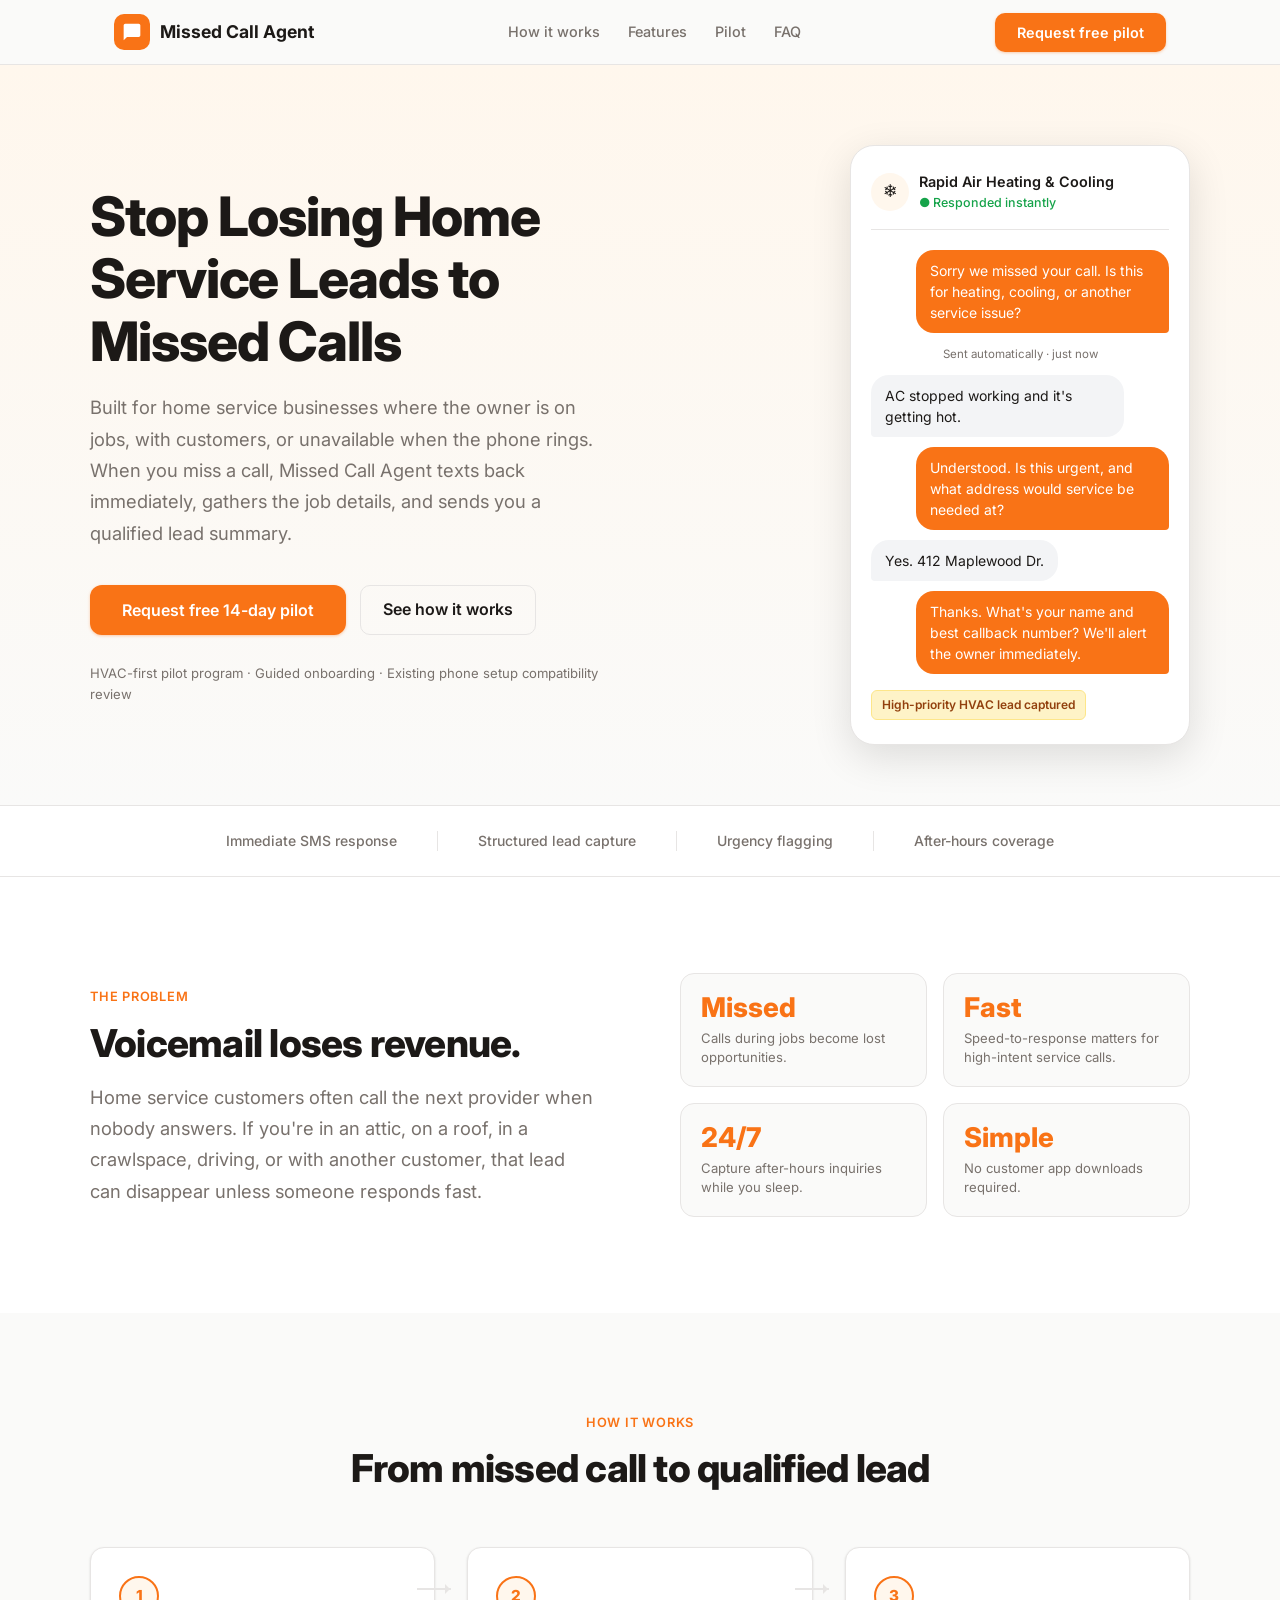
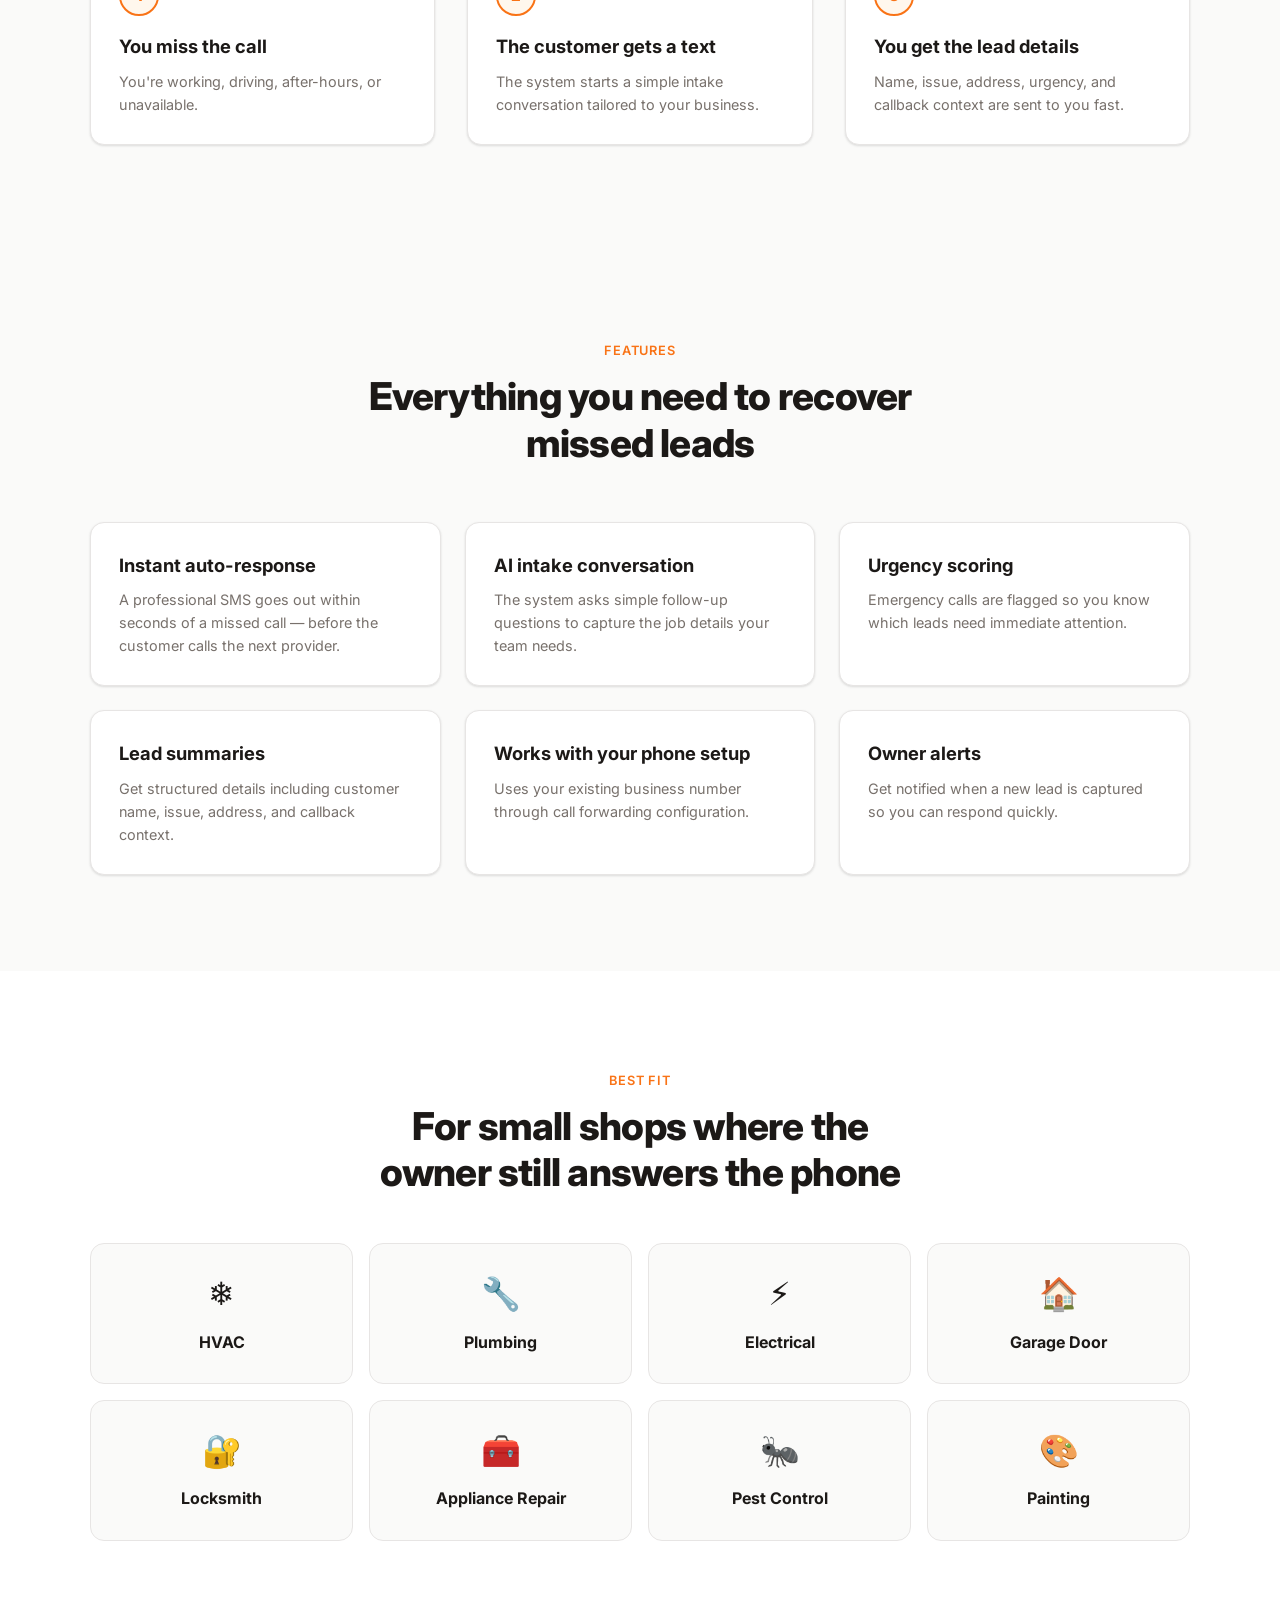
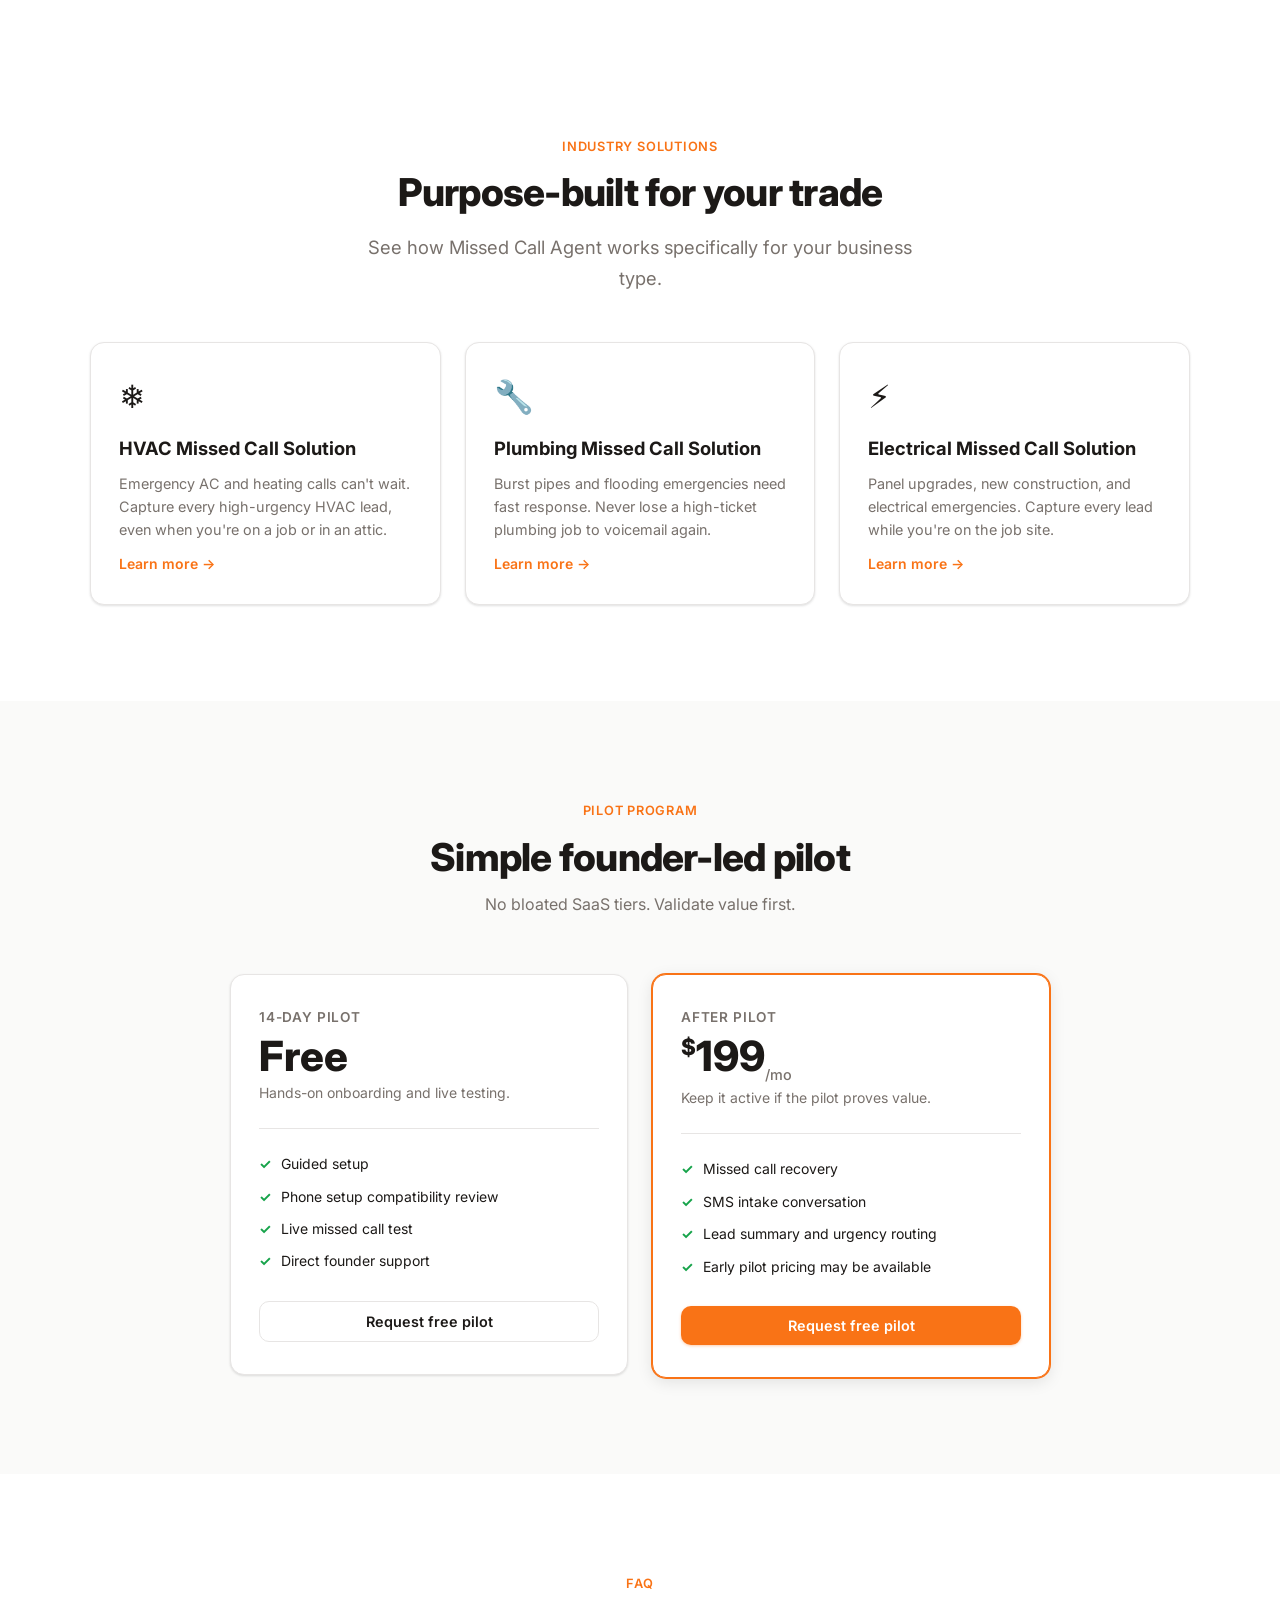
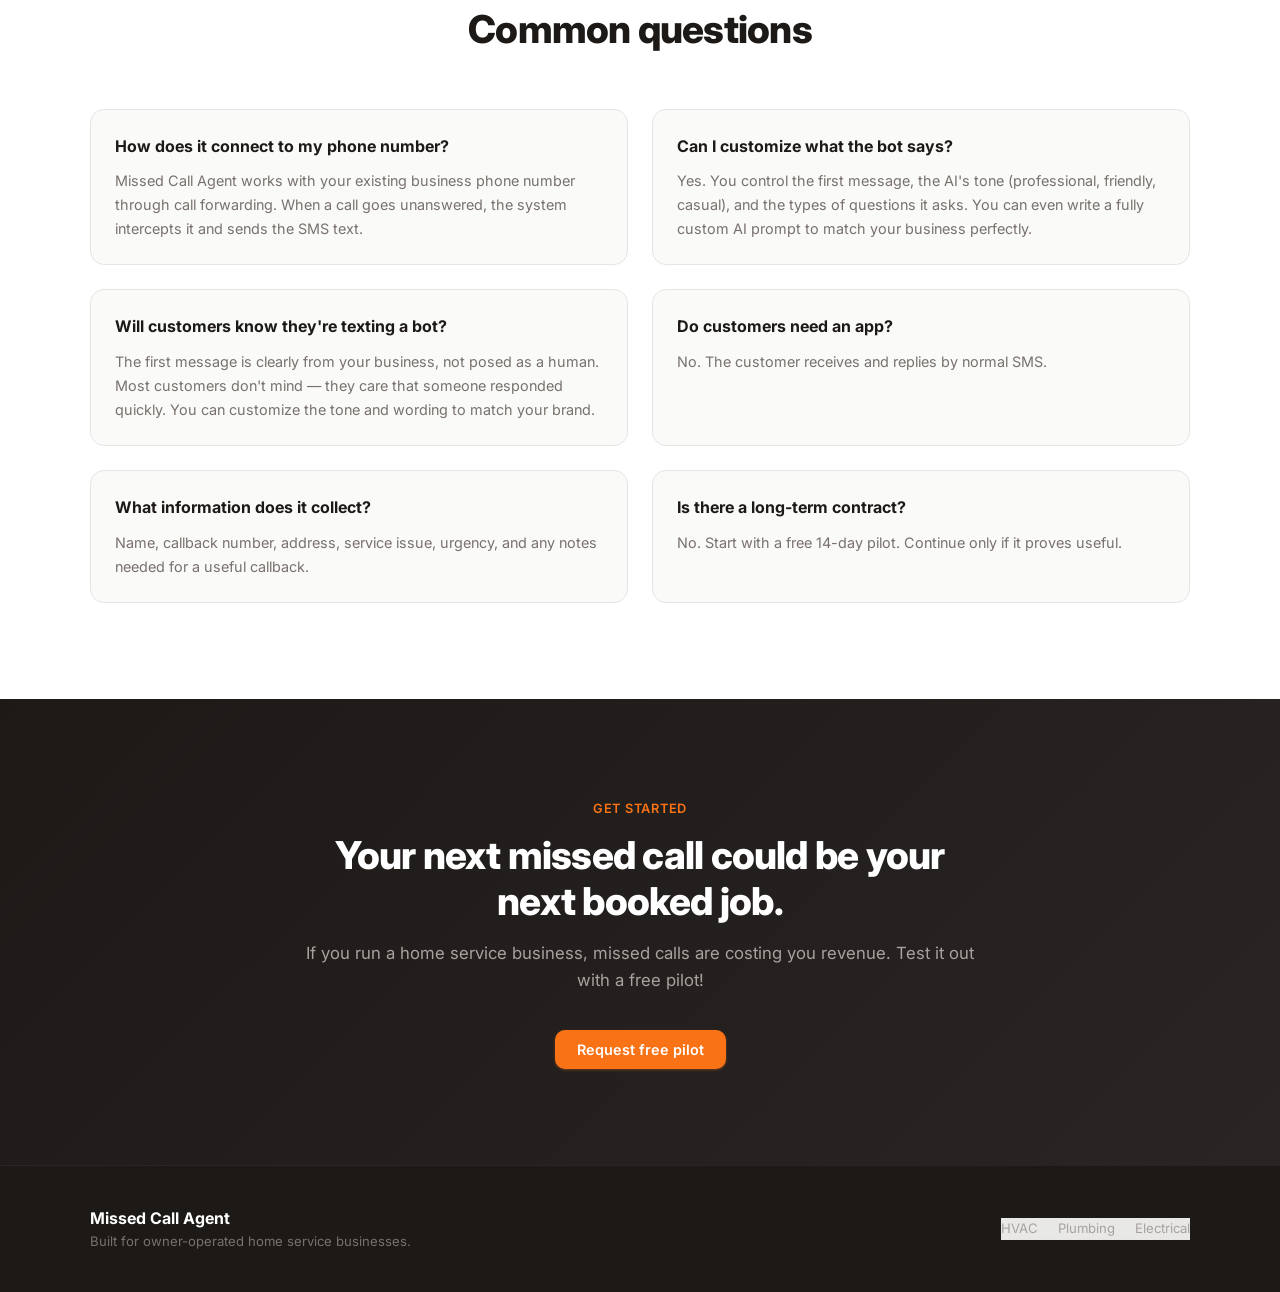
<file: index.html>
<!doctype html>
<html lang="en">
<head>
  <meta charset="UTF-8">
  <meta name="viewport" content="width=device-width, initial-scale=1.0">
  <title>Missed Call Agent — AI Missed Call Text Back for Home Service Businesses</title>
  <meta name="description" content="Missed Call Agent instantly texts back missed calls for HVAC, plumbing, and electrical businesses. Capture qualified leads 24/7 with AI-powered SMS intake.">
  <link rel="canonical" href="https://missedcallagent.com/">
  <meta property="og:type" content="website">
  <meta property="og:title" content="Missed Call Agent — AI Missed Call Text Back for Home Service Businesses">
  <meta property="og:description" content="Missed Call Agent instantly texts back missed calls for HVAC, plumbing, and electrical businesses. Capture qualified leads 24/7 with AI-powered SMS intake.">
  <meta property="og:url" content="https://missedcallagent.com/">
  <meta property="og:image" content="https://missedcallagent.com/og-image.png">
  <meta name="twitter:card" content="summary_large_image">
  <meta name="twitter:title" content="Missed Call Agent — AI Missed Call Text Back for Home Service Businesses">
  <meta name="twitter:description" content="Missed Call Agent instantly texts back missed calls for HVAC, plumbing, and electrical businesses. Capture qualified leads 24/7 with AI-powered SMS intake.">
  <meta name="twitter:image" content="https://missedcallagent.com/og-image.png">
  <link rel="icon" type="image/svg+xml" href="/favicon.svg">
  <link rel="stylesheet" href="/styles.css">
  <script type="application/ld+json">
  [
    {
      "@context": "https://schema.org",
      "@type": "Organization",
      "name": "Missed Call Agent",
      "url": "https://missedcallagent.com",
      "description": "AI-powered missed call text back service for home service businesses"
    },
    {
      "@context": "https://schema.org",
      "@type": "SoftwareApplication",
      "name": "Missed Call Agent",
      "applicationCategory": "BusinessApplication",
      "operatingSystem": "Any",
      "description": "Missed Call Agent instantly texts back missed calls for HVAC, plumbing, and electrical businesses. Capture qualified leads 24/7 with AI-powered SMS intake.",
      "url": "https://missedcallagent.com",
      "offers": { "@type": "Offer", "price": "199", "priceCurrency": "USD" }
    },
    {
      "@context": "https://schema.org",
      "@type": "FAQPage",
      "mainEntity": [
        { "@type": "Question", "name": "How does it connect to my phone number?", "acceptedAnswer": { "@type": "Answer", "text": "Missed Call Agent works with your existing business phone number through call forwarding. When a call goes unanswered, the system intercepts it and sends the SMS text." } },
        { "@type": "Question", "name": "Can I customize what the bot says?", "acceptedAnswer": { "@type": "Answer", "text": "Yes. You control the first message, the AI's tone (professional, friendly, casual), and the types of questions it asks. You can even write a fully custom AI prompt to match your business perfectly." } },
        { "@type": "Question", "name": "Will customers know they're texting a bot?", "acceptedAnswer": { "@type": "Answer", "text": "The first message is clearly from your business, not posed as a human. Most customers don't mind — they care that someone responded quickly. You can customize the tone and wording to match your brand." } },
        { "@type": "Question", "name": "Do customers need an app?", "acceptedAnswer": { "@type": "Answer", "text": "No. The customer receives and replies by normal SMS." } },
        { "@type": "Question", "name": "What information does it collect?", "acceptedAnswer": { "@type": "Answer", "text": "Name, callback number, address, service issue, urgency, and any notes needed for a useful callback." } },
        { "@type": "Question", "name": "Is there a long-term contract?", "acceptedAnswer": { "@type": "Answer", "text": "No. Start with a free 14-day pilot. Continue only if it proves useful." } }
      ]
    }
  ]
  </script>
</head>
<body>

<nav>
  <div class="nav-inner">
    <a href="/" class="logo">
      <div class="logo-icon">
        <svg viewBox="0 0 24 24"><path d="M20 2H4c-1.1 0-2 .9-2 2v18l4-4h14c1.1 0 2-.9 2-2V4c0-1.1-.9-2-2-2z"/></svg>
      </div>
      Missed Call Agent
    </a>
    <ul class="nav-links">
      <li><a href="#how-it-works">How it works</a></li>
      <li><a href="#features">Features</a></li>
      <li><a href="#pilot">Pilot</a></li>
      <li><a href="#faq">FAQ</a></li>
    </ul>
    <button class="btn btn-primary" data-open-modal>Request free pilot</button>
  </div>
</nav>

<!-- Hero -->
<section class="hero">
  <div class="container">
    <div class="hero-content">
      <h1>Stop Losing Home Service Leads to Missed Calls</h1>
      <p class="lead">Built for home service businesses where the owner is on jobs, with customers, or unavailable when the phone rings. When you miss a call, Missed Call Agent texts back immediately, gathers the job details, and sends you a qualified lead summary.</p>
      <div class="hero-cta">
        <button class="btn btn-primary btn-lg" data-open-modal>Request free 14-day pilot</button>
        <a href="#how-it-works" class="btn btn-outline btn-lg">See how it works</a>
      </div>
      <p class="hero-trust">HVAC-first pilot program · Guided onboarding · Existing phone setup compatibility review</p>
    </div>
    <div class="sms-mockup">
      <div class="mockup-header">
        <div class="mockup-avatar">❄️</div>
        <div>
          <div class="mockup-name">Rapid Air Heating &amp; Cooling</div>
          <div class="mockup-sub">● Responded instantly</div>
        </div>
      </div>
      <div class="bubbles">
        <div class="bubble bubble-out">Sorry we missed your call. Is this for heating, cooling, or another service issue?</div>
        <div class="bubble-time">Sent automatically · just now</div>
        <div class="bubble bubble-in">AC stopped working and it's getting hot.</div>
        <div class="bubble bubble-out">Understood. Is this urgent, and what address would service be needed at?</div>
        <div class="bubble bubble-in">Yes. 412 Maplewood Dr.</div>
        <div class="bubble bubble-out">Thanks. What's your name and best callback number? We'll alert the owner immediately.</div>
      </div>
      <div class="badge-urgent">High-priority HVAC lead captured</div>
    </div>
  </div>
</section>

<!-- Proof bar -->
<div class="proof-bar">
  <div class="container">
    <div class="proof-item">Immediate SMS response</div>
    <div class="proof-divider"></div>
    <div class="proof-item">Structured lead capture</div>
    <div class="proof-divider"></div>
    <div class="proof-item">Urgency flagging</div>
    <div class="proof-divider"></div>
    <div class="proof-item">After-hours coverage</div>
  </div>
</div>

<!-- Problem -->
<section class="problem">
  <div class="container">
    <div>
      <span class="section-label">The problem</span>
      <h2>Voicemail loses revenue.</h2>
      <p class="lead" style="margin-top:16px">Home service customers often call the next provider when nobody answers. If you're in an attic, on a roof, in a crawlspace, driving, or with another customer, that lead can disappear unless someone responds fast.</p>
    </div>
    <div class="stat-grid">
      <div class="stat-card"><div class="stat-num">Missed</div><div class="stat-desc">Calls during jobs become lost opportunities.</div></div>
      <div class="stat-card"><div class="stat-num">Fast</div><div class="stat-desc">Speed-to-response matters for high-intent service calls.</div></div>
      <div class="stat-card"><div class="stat-num">24/7</div><div class="stat-desc">Capture after-hours inquiries while you sleep.</div></div>
      <div class="stat-card"><div class="stat-num">Simple</div><div class="stat-desc">No customer app downloads required.</div></div>
    </div>
  </div>
</section>

<!-- How it works -->
<section id="how-it-works">
  <div class="container">
    <div style="text-align:center;max-width:580px;margin:0 auto">
      <span class="section-label">How it works</span>
      <h2>From missed call to qualified lead</h2>
    </div>
    <div class="steps">
      <div class="step">
        <div class="step-connector"></div>
        <div class="step-num">1</div>
        <h3>You miss the call</h3>
        <p>You're working, driving, after-hours, or unavailable.</p>
      </div>
      <div class="step">
        <div class="step-connector"></div>
        <div class="step-num">2</div>
        <h3>The customer gets a text</h3>
        <p>The system starts a simple intake conversation tailored to your business.</p>
      </div>
      <div class="step">
        <div class="step-num">3</div>
        <h3>You get the lead details</h3>
        <p>Name, issue, address, urgency, and callback context are sent to you fast.</p>
      </div>
    </div>
  </div>
</section>

<!-- Features -->
<section id="features" class="features-bg">
  <div class="container">
    <div style="text-align:center;max-width:560px;margin:0 auto">
      <span class="section-label">Features</span>
      <h2>Everything you need to recover missed leads</h2>
    </div>
    <div class="features-grid">
      <div class="feature-card"><h3>Instant auto-response</h3><p>A professional SMS goes out within seconds of a missed call — before the customer calls the next provider.</p></div>
      <div class="feature-card"><h3>AI intake conversation</h3><p>The system asks simple follow-up questions to capture the job details your team needs.</p></div>
      <div class="feature-card"><h3>Urgency scoring</h3><p>Emergency calls are flagged so you know which leads need immediate attention.</p></div>
      <div class="feature-card"><h3>Lead summaries</h3><p>Get structured details including customer name, issue, address, and callback context.</p></div>
      <div class="feature-card"><h3>Works with your phone setup</h3><p>Uses your existing business number through call forwarding configuration.</p></div>
      <div class="feature-card"><h3>Owner alerts</h3><p>Get notified when a new lead is captured so you can respond quickly.</p></div>
    </div>
  </div>
</section>

<!-- Audience -->
<section class="audience">
  <div class="container">
    <div style="text-align:center;max-width:560px;margin:0 auto">
      <span class="section-label">Best fit</span>
      <h2>For small shops where the owner still answers the phone</h2>
    </div>
    <div class="audience-grid">
      <div class="audience-card"><div class="audience-emoji">❄️</div><h3>HVAC</h3></div>
      <div class="audience-card"><div class="audience-emoji">🔧</div><h3>Plumbing</h3></div>
      <div class="audience-card"><div class="audience-emoji">⚡</div><h3>Electrical</h3></div>
      <div class="audience-card"><div class="audience-emoji">🏠</div><h3>Garage Door</h3></div>
      <div class="audience-card"><div class="audience-emoji">🔐</div><h3>Locksmith</h3></div>
      <div class="audience-card"><div class="audience-emoji">🧰</div><h3>Appliance Repair</h3></div>
      <div class="audience-card"><div class="audience-emoji">🐜</div><h3>Pest Control</h3></div>
      <div class="audience-card"><div class="audience-emoji">🎨</div><h3>Painting</h3></div>
    </div>
  </div>
</section>

<!-- Industry solutions -->
<section class="industry-solutions">
  <div class="container">
    <div style="text-align:center;max-width:560px;margin:0 auto">
      <span class="section-label">Industry solutions</span>
      <h2>Purpose-built for your trade</h2>
      <p class="lead" style="margin-top:16px">See how Missed Call Agent works specifically for your business type.</p>
    </div>
    <div class="features-grid" style="margin-top:48px">
      <a href="/hvac-missed-call-solution/" class="feature-card solution-card">
        <div class="solution-emoji">❄️</div>
        <h3>HVAC Missed Call Solution</h3>
        <p>Emergency AC and heating calls can't wait. Capture every high-urgency HVAC lead, even when you're on a job or in an attic.</p>
        <span class="solution-link">Learn more →</span>
      </a>
      <a href="/plumbing-missed-call-solution/" class="feature-card solution-card">
        <div class="solution-emoji">🔧</div>
        <h3>Plumbing Missed Call Solution</h3>
        <p>Burst pipes and flooding emergencies need fast response. Never lose a high-ticket plumbing job to voicemail again.</p>
        <span class="solution-link">Learn more →</span>
      </a>
      <a href="/electrical-missed-call-solution/" class="feature-card solution-card">
        <div class="solution-emoji">⚡</div>
        <h3>Electrical Missed Call Solution</h3>
        <p>Panel upgrades, new construction, and electrical emergencies. Capture every lead while you're on the job site.</p>
        <span class="solution-link">Learn more →</span>
      </a>
    </div>
  </div>
</section>

<!-- Pricing / Pilot -->
<section id="pilot" class="pricing">
  <div class="container">
    <div style="text-align:center;max-width:560px;margin:0 auto">
      <span class="section-label">Pilot program</span>
      <h2>Simple founder-led pilot</h2>
      <p style="color:var(--muted);margin-top:12px">No bloated SaaS tiers. Validate value first.</p>
    </div>
    <div class="pricing-grid">
      <div class="pricing-card">
        <div class="plan-name">14-Day Pilot</div>
        <div class="plan-price">Free</div>
        <div class="plan-desc">Hands-on onboarding and live testing.</div>
        <ul class="plan-features">
          <li>Guided setup</li>
          <li>Phone setup compatibility review</li>
          <li>Live missed call test</li>
          <li>Direct founder support</li>
        </ul>
        <button class="btn btn-outline btn-full" data-open-modal>Request free pilot</button>
      </div>
      <div class="pricing-card featured">
        <div class="plan-name">After Pilot</div>
        <div class="plan-price"><sup>$</sup>199<sub>/mo</sub></div>
        <div class="plan-desc">Keep it active if the pilot proves value.</div>
        <ul class="plan-features">
          <li>Missed call recovery</li>
          <li>SMS intake conversation</li>
          <li>Lead summary and urgency routing</li>
          <li>Early pilot pricing may be available</li>
        </ul>
        <button class="btn btn-primary btn-full" data-open-modal>Request free pilot</button>
      </div>
    </div>
  </div>
</section>

<!-- FAQ -->
<section id="faq" class="faq">
  <div class="container">
    <div style="text-align:center;max-width:560px;margin:0 auto">
      <span class="section-label">FAQ</span>
      <h2>Common questions</h2>
    </div>
    <div class="faq-grid">
      <div class="faq-item"><h3>How does it connect to my phone number?</h3><p>Missed Call Agent works with your existing business phone number through call forwarding. When a call goes unanswered, the system intercepts it and sends the SMS text.</p></div>
      <div class="faq-item"><h3>Can I customize what the bot says?</h3><p>Yes. You control the first message, the AI's tone (professional, friendly, casual), and the types of questions it asks. You can even write a fully custom AI prompt to match your business perfectly.</p></div>
      <div class="faq-item"><h3>Will customers know they're texting a bot?</h3><p>The first message is clearly from your business, not posed as a human. Most customers don't mind — they care that someone responded quickly. You can customize the tone and wording to match your brand.</p></div>
      <div class="faq-item"><h3>Do customers need an app?</h3><p>No. The customer receives and replies by normal SMS.</p></div>
      <div class="faq-item"><h3>What information does it collect?</h3><p>Name, callback number, address, service issue, urgency, and any notes needed for a useful callback.</p></div>
      <div class="faq-item"><h3>Is there a long-term contract?</h3><p>No. Start with a free 14-day pilot. Continue only if it proves useful.</p></div>
    </div>
  </div>
</section>

<!-- CTA Final -->
<section class="cta-final">
  <div class="container">
    <span class="section-label" style="color:#f97316">Get started</span>
    <h2>Your next missed call could be your next booked job.</h2>
    <p>If you run a home service business, missed calls are costing you revenue. Test it out with a free pilot!</p>
    <button class="btn btn-primary" data-open-modal>Request free pilot</button>
  </div>
</section>

<footer>
  <div class="footer-inner">
    <div>
      <div class="footer-logo">Missed Call Agent</div>
      <p>Built for owner-operated home service businesses.</p>
    </div>
    <nav class="footer-nav" aria-label="Industry solutions">
      <a href="/hvac-missed-call-solution/">HVAC</a>
      <a href="/plumbing-missed-call-solution/">Plumbing</a>
      <a href="/electrical-missed-call-solution/">Electrical</a>
    </nav>
  </div>
</footer>

<!-- Modal -->
<div id="modal-overlay" class="modal-overlay" role="dialog" aria-modal="true" aria-labelledby="modal-title">
  <div class="modal-box">
    <button id="modal-close" class="modal-close" aria-label="Close">&times;</button>
    <div id="modal-success" class="modal-success" style="display:none">
      <div class="modal-success-icon">✓</div>
      <h3>Request received!</h3>
      <p>Thanks for reaching out! We'll be in touch shortly.</p>
    </div>
    <div id="modal-form-wrapper">
      <div class="modal-header">
        <span class="section-label">Request access</span>
        <h2 id="modal-title">Start your free 14-day pilot</h2>
        <p>Share a few details and we'll follow up about setup fit, phone forwarding, and whether the pilot is a good fit for your business.</p>
      </div>
      <form id="pilot-form" class="modal-form" novalidate>
        <div class="modal-form-row">
          <div class="form-field">
            <label for="m-name">Your name <span style="color:var(--accent)">*</span></label>
            <input id="m-name" name="name" autocomplete="name" required placeholder="Jane Smith">
          </div>
          <div class="form-field">
            <label for="m-business">Business name <span style="color:var(--accent)">*</span></label>
            <input id="m-business" name="business_name" autocomplete="organization" required placeholder="Rapid Air HVAC">
          </div>
        </div>
        <div class="modal-form-row">
          <div class="form-field">
            <label for="m-phone">Phone <span style="color:var(--accent)">*</span></label>
            <input id="m-phone" name="phone" type="tel" autocomplete="tel" required placeholder="(555) 000-0000">
          </div>
          <div class="form-field">
            <label for="m-email">Email</label>
            <input id="m-email" name="email" type="email" autocomplete="email" placeholder="jane@example.com">
          </div>
        </div>
        <div class="modal-form-row">
          <div class="form-field">
            <label for="m-trade">Business type <span style="color:var(--accent)">*</span></label>
            <select id="m-trade" name="trade" required>
              <option value="">Select one</option>
              <option>HVAC</option>
              <option>Plumbing</option>
              <option>Electrical</option>
              <option>Garage Door</option>
              <option>Locksmith</option>
              <option>Appliance Repair</option>
              <option>Pest Control</option>
              <option>Painting</option>
              <option>Other</option>
            </select>
          </div>
          <div class="form-field">
            <label for="m-city">City / service area</label>
            <input id="m-city" name="city" autocomplete="address-level2" placeholder="Austin, TX">
          </div>
        </div>
        <div class="form-field">
          <label for="m-message">What should I know? <span style="font-weight:400;color:var(--muted)">(optional)</span></label>
          <textarea id="m-message" name="message" placeholder="Current phone setup, call volume, biggest pain point, or anything else useful."></textarea>
        </div>
        <div class="hp-field" aria-hidden="true">
          <label for="hp-website">Website</label>
          <input id="hp-website" name="website" tabindex="-1" autocomplete="off">
        </div>
        <span id="form-error" class="form-error" style="display:none"></span>
        <button id="form-submit" class="btn btn-primary btn-full" type="submit" style="padding:14px">Send pilot request</button>
        <p class="form-note">No payment needed &middot; No long-term contract</p>
      </form>
    </div>
  </div>
</div>

<script src="/script.js"></script>
</body>
</html>
</file>
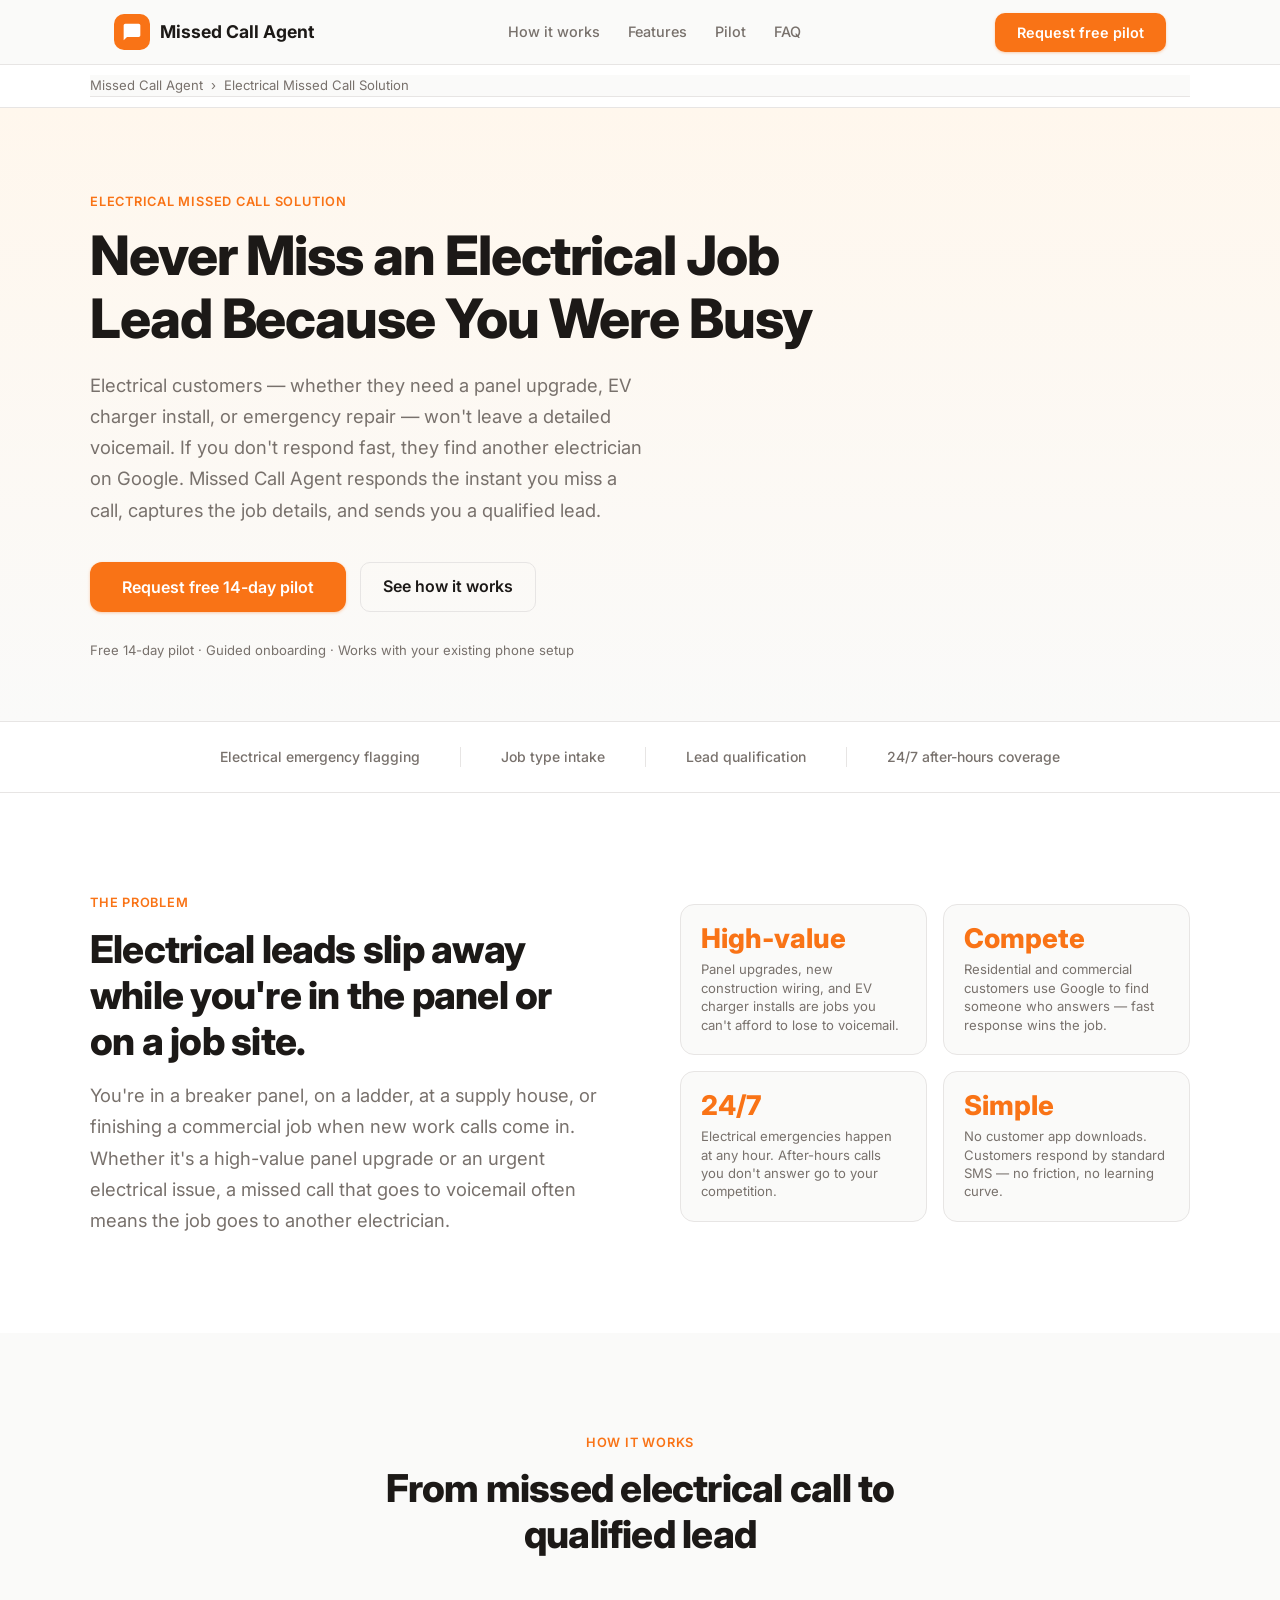
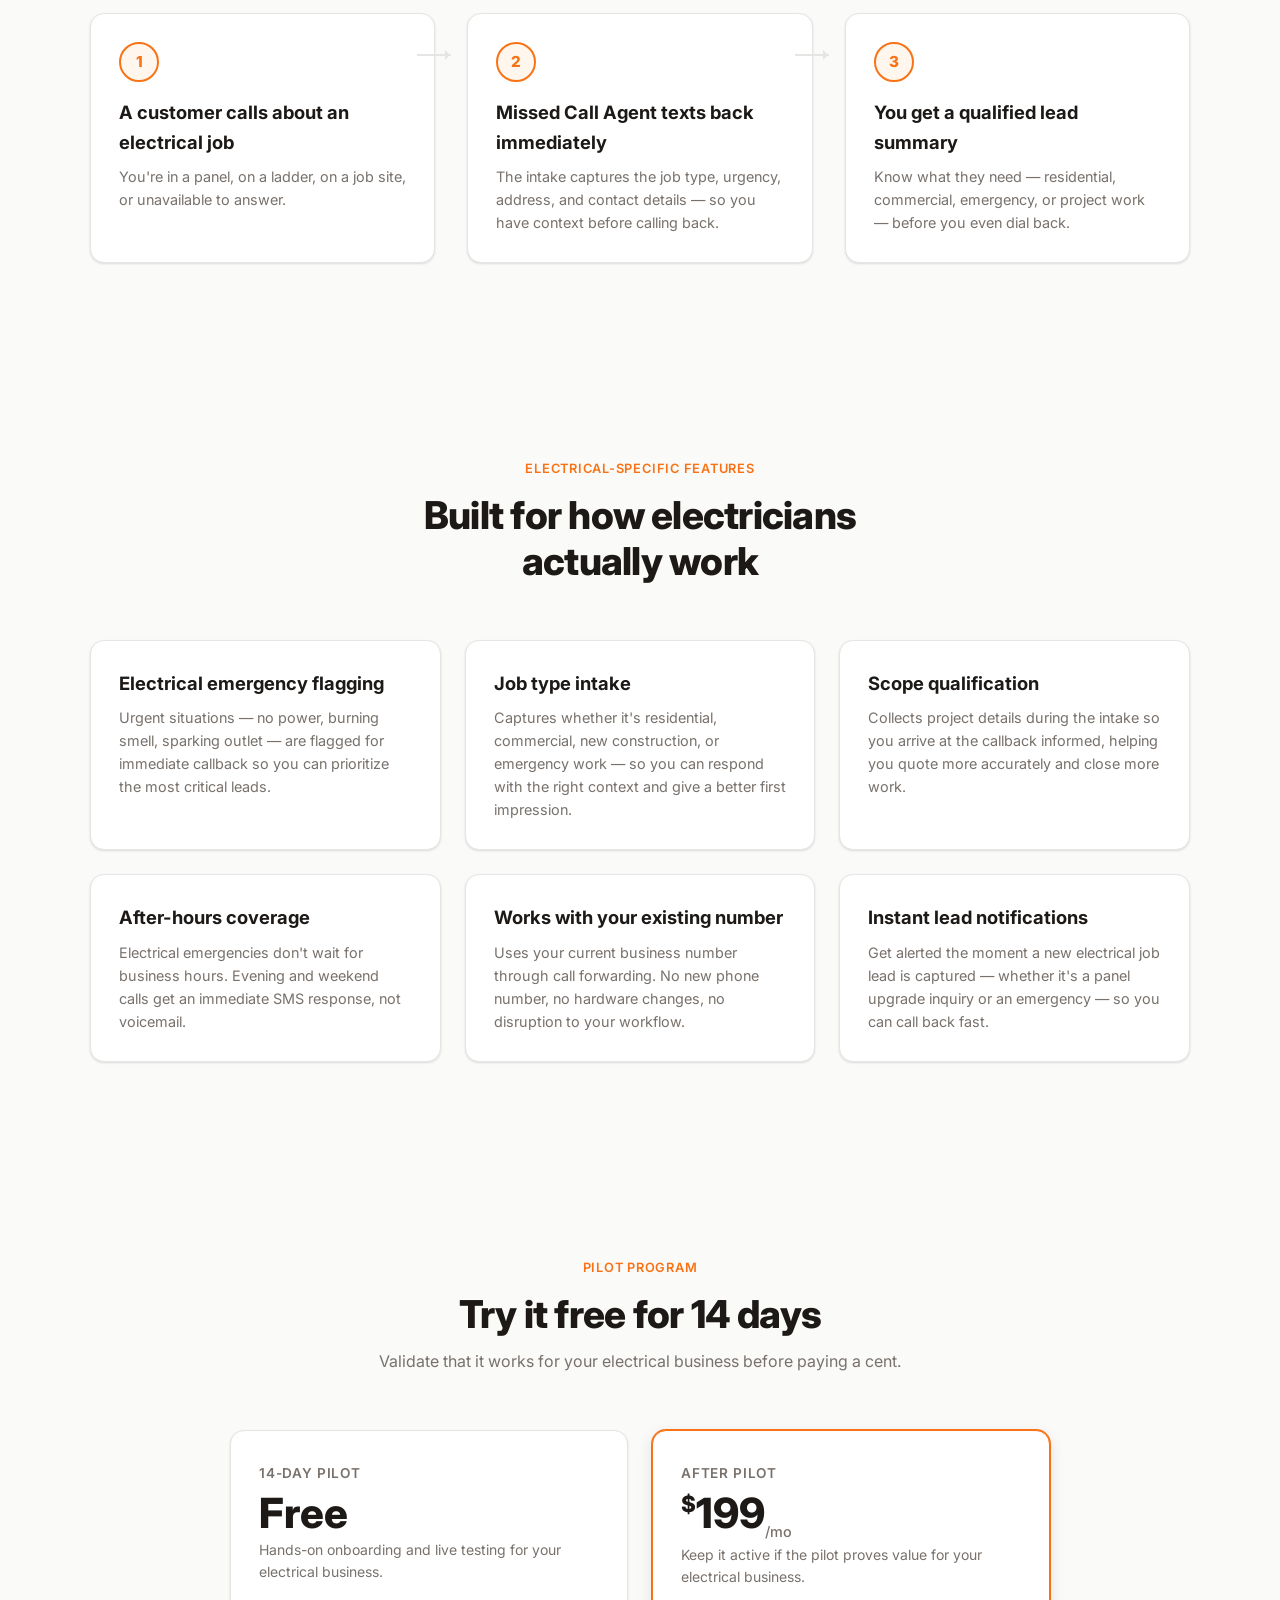
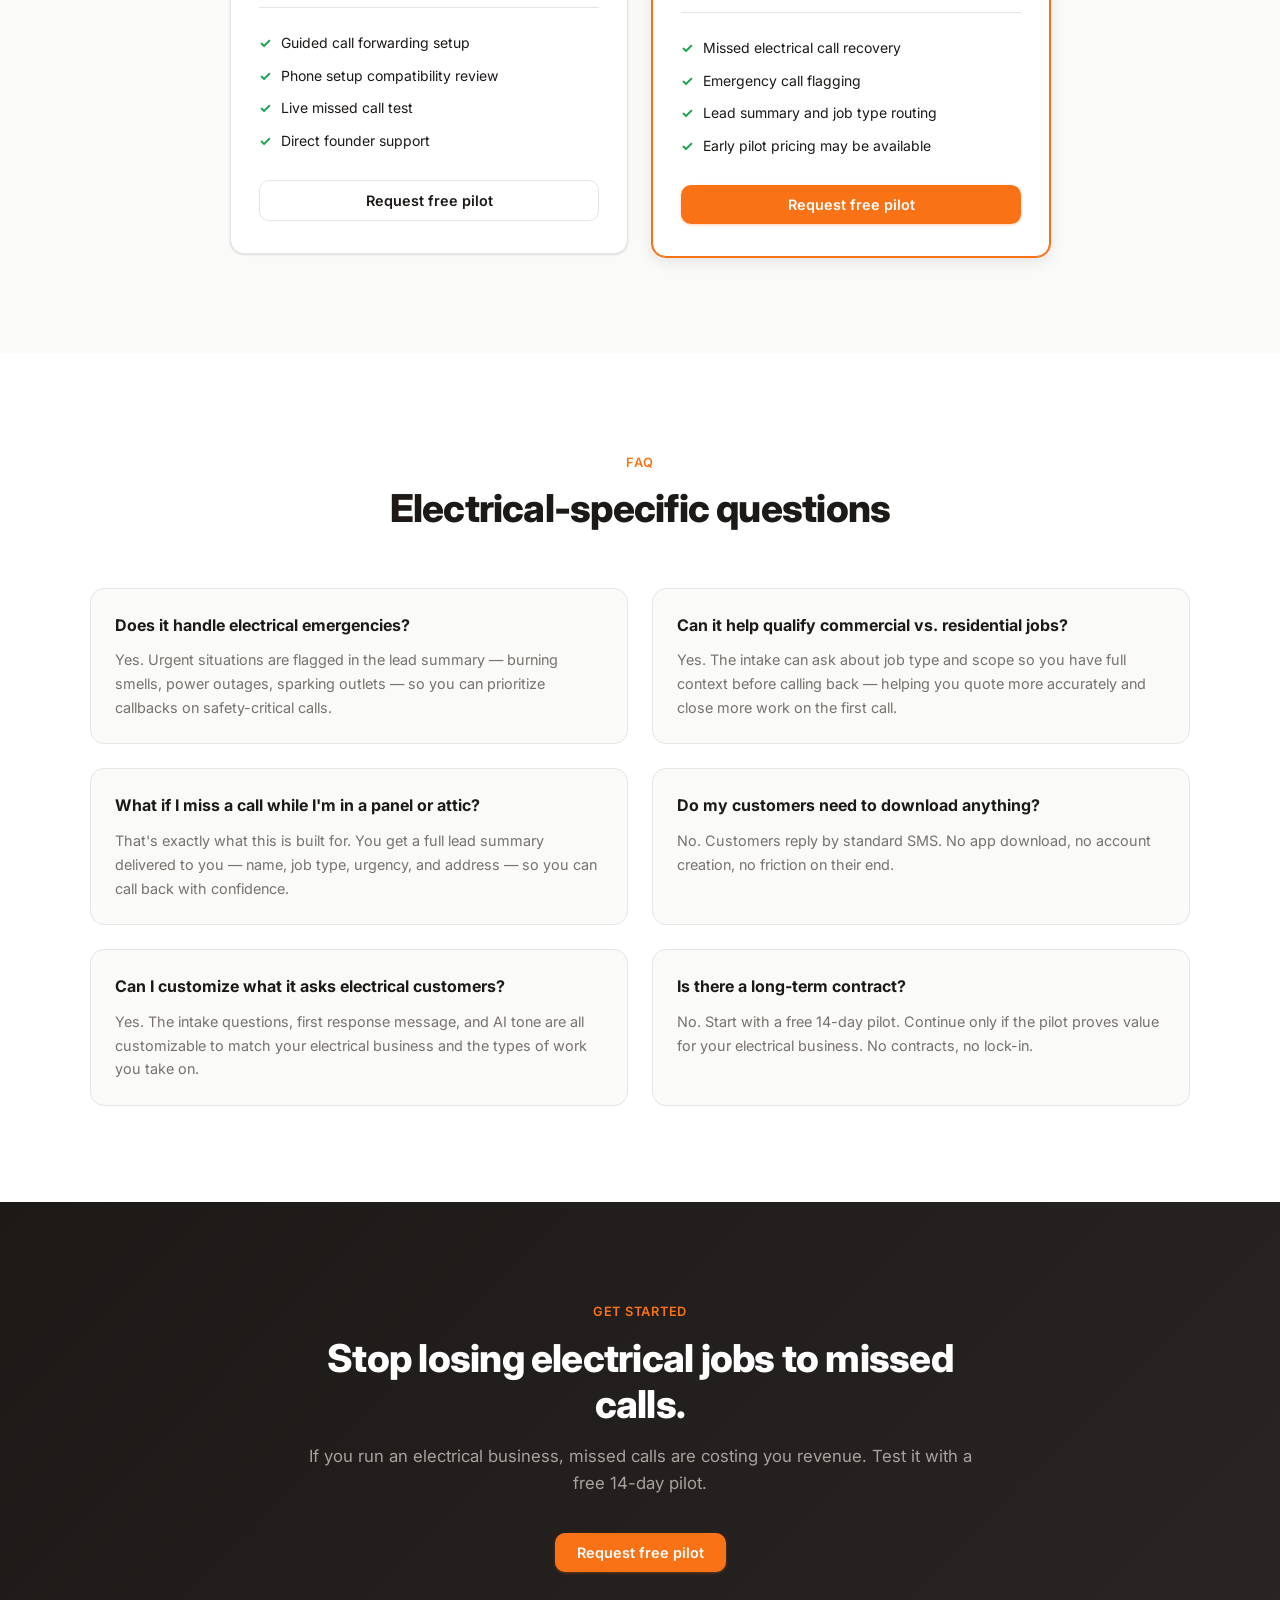
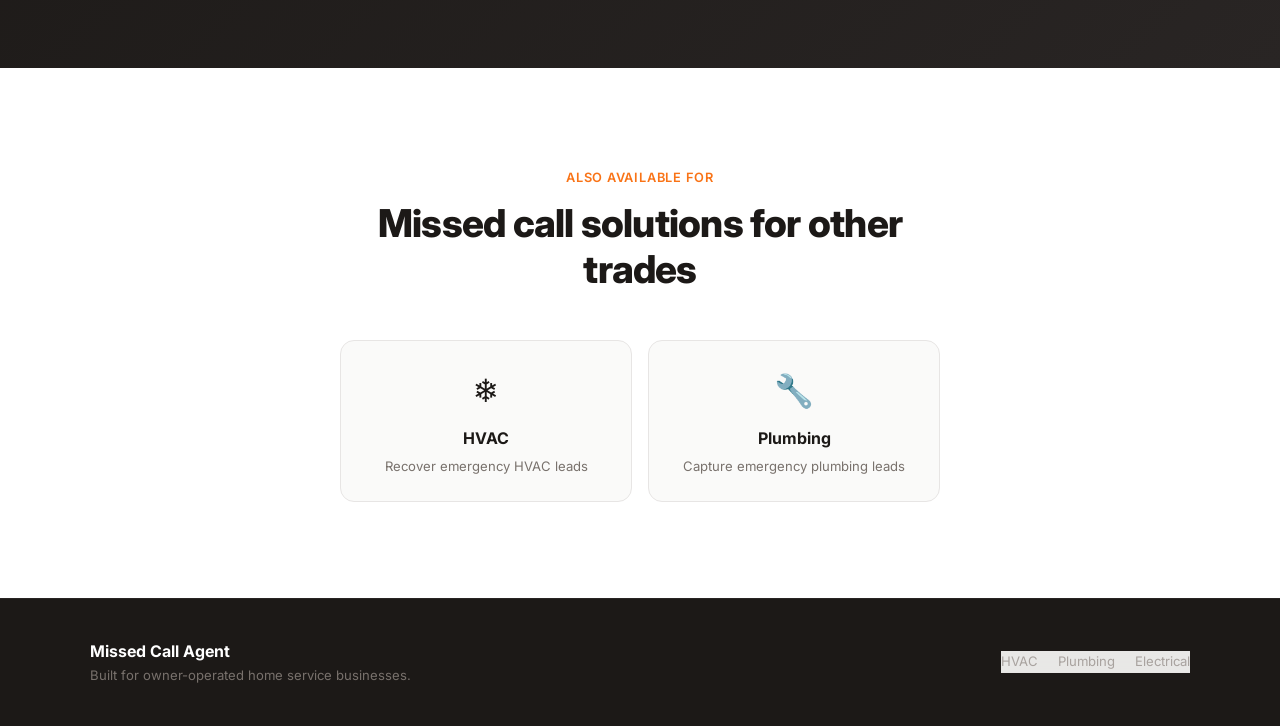
<file: electrical-missed-call-solution/index.html>
<!doctype html>
<html lang="en">
<head>
  <meta charset="UTF-8">
  <meta name="viewport" content="width=device-width, initial-scale=1.0">
  <title>Electrician Missed Call Solution — Recover Electrical Leads | Missed Call Agent</title>
  <meta name="description" content="Stop losing electrical jobs to missed calls. Missed Call Agent texts back instantly when electricians miss calls, capturing residential and commercial electrical leads 24/7.">
  <link rel="canonical" href="https://missedcallagent.com/electrical-missed-call-solution/">
  <meta property="og:type" content="website">
  <meta property="og:title" content="Electrician Missed Call Solution — Recover Electrical Leads | Missed Call Agent">
  <meta property="og:description" content="Stop losing electrical jobs to missed calls. Missed Call Agent texts back instantly when electricians miss calls, capturing residential and commercial electrical leads 24/7.">
  <meta property="og:url" content="https://missedcallagent.com/electrical-missed-call-solution/">
  <meta property="og:image" content="https://missedcallagent.com/og-image.png">
  <meta name="twitter:card" content="summary_large_image">
  <meta name="twitter:title" content="Electrician Missed Call Solution — Recover Electrical Leads | Missed Call Agent">
  <meta name="twitter:description" content="Stop losing electrical jobs to missed calls. Missed Call Agent texts back instantly when electricians miss calls, capturing residential and commercial electrical leads 24/7.">
  <meta name="twitter:image" content="https://missedcallagent.com/og-image.png">
  <link rel="icon" type="image/svg+xml" href="/favicon.svg">
  <link rel="stylesheet" href="/styles.css">
  <script type="application/ld+json">
  [
    {
      "@context": "https://schema.org",
      "@type": "Service",
      "name": "Electrician Missed Call Recovery",
      "description": "AI-powered missed call text back service for electricians. Recover lost leads with instant SMS response, emergency call flagging, and qualified lead summaries.",
      "provider": { "@type": "Organization", "name": "Missed Call Agent", "url": "https://missedcallagent.com" },
      "serviceType": "Electrical Lead Recovery",
      "areaServed": "US",
      "offers": { "@type": "Offer", "price": "199", "priceCurrency": "USD" }
    },
    {
      "@context": "https://schema.org",
      "@type": "BreadcrumbList",
      "itemListElement": [
        { "@type": "ListItem", "position": 1, "name": "Home", "item": "https://missedcallagent.com" },
        { "@type": "ListItem", "position": 2, "name": "Electrical Missed Call Solution", "item": "https://missedcallagent.com/electrical-missed-call-solution/" }
      ]
    },
    {
      "@context": "https://schema.org",
      "@type": "FAQPage",
      "mainEntity": [
        { "@type": "Question", "name": "Does it handle electrical emergencies?", "acceptedAnswer": { "@type": "Answer", "text": "Yes. Urgent situations are flagged in the lead summary — burning smells, power outages, sparking outlets — so you can prioritize callbacks on safety-critical calls." } },
        { "@type": "Question", "name": "Can it help qualify commercial vs. residential jobs?", "acceptedAnswer": { "@type": "Answer", "text": "Yes. The intake can ask about job type and scope so you have full context before calling back — helping you quote more accurately and close more work on the first call." } },
        { "@type": "Question", "name": "What if I miss a call while I'm in a panel or attic?", "acceptedAnswer": { "@type": "Answer", "text": "That's exactly what this is built for. You get a full lead summary delivered to you — name, job type, urgency, and address — so you can call back with confidence." } },
        { "@type": "Question", "name": "Do my customers need to download anything?", "acceptedAnswer": { "@type": "Answer", "text": "No. Customers reply by standard SMS. No app download, no account creation, no friction on their end." } },
        { "@type": "Question", "name": "Can I customize what it asks electrical customers?", "acceptedAnswer": { "@type": "Answer", "text": "Yes. The intake questions, first response message, and AI tone are all customizable to match your electrical business and the types of work you take on." } },
        { "@type": "Question", "name": "Is there a long-term contract?", "acceptedAnswer": { "@type": "Answer", "text": "No. Start with a free 14-day pilot. Continue only if the pilot proves value for your electrical business. No contracts, no lock-in." } }
      ]
    }
  ]
  </script>
</head>
<body>

<nav>
  <div class="nav-inner">
    <a href="/" class="logo">
      <div class="logo-icon">
        <svg viewBox="0 0 24 24"><path d="M20 2H4c-1.1 0-2 .9-2 2v18l4-4h14c1.1 0 2-.9 2-2V4c0-1.1-.9-2-2-2z"/></svg>
      </div>
      Missed Call Agent
    </a>
    <ul class="nav-links">
      <li><a href="/#how-it-works">How it works</a></li>
      <li><a href="/#features">Features</a></li>
      <li><a href="/#pilot">Pilot</a></li>
      <li><a href="/#faq">FAQ</a></li>
    </ul>
    <button class="btn btn-primary" data-open-modal>Request free pilot</button>
  </div>
</nav>

<!-- Breadcrumb -->
<div class="breadcrumb-bar">
  <div class="container">
    <nav class="breadcrumb" aria-label="Breadcrumb">
      <a href="/">Missed Call Agent</a>
      <span aria-hidden="true">›</span>
      <span>Electrical Missed Call Solution</span>
    </nav>
  </div>
</div>

<!-- Hero -->
<section class="hero hero-vert">
  <div class="container">
    <div class="hero-vert-content">
      <span class="section-label">Electrical missed call solution</span>
      <h1>Never Miss an Electrical Job Lead Because You Were Busy</h1>
      <p class="lead">Electrical customers — whether they need a panel upgrade, EV charger install, or emergency repair — won't leave a detailed voicemail. If you don't respond fast, they find another electrician on Google. Missed Call Agent responds the instant you miss a call, captures the job details, and sends you a qualified lead.</p>
      <div class="hero-cta">
        <button class="btn btn-primary btn-lg" data-open-modal>Request free 14-day pilot</button>
        <a href="#how-it-works" class="btn btn-outline btn-lg">See how it works</a>
      </div>
      <p class="hero-trust">Free 14-day pilot · Guided onboarding · Works with your existing phone setup</p>
    </div>
  </div>
</section>

<!-- Proof bar -->
<div class="proof-bar">
  <div class="container">
    <div class="proof-item">Electrical emergency flagging</div>
    <div class="proof-divider"></div>
    <div class="proof-item">Job type intake</div>
    <div class="proof-divider"></div>
    <div class="proof-item">Lead qualification</div>
    <div class="proof-divider"></div>
    <div class="proof-item">24/7 after-hours coverage</div>
  </div>
</div>

<!-- Problem -->
<section class="problem">
  <div class="container">
    <div>
      <span class="section-label">The problem</span>
      <h2>Electrical leads slip away while you're in the panel or on a job site.</h2>
      <p class="lead" style="margin-top:16px">You're in a breaker panel, on a ladder, at a supply house, or finishing a commercial job when new work calls come in. Whether it's a high-value panel upgrade or an urgent electrical issue, a missed call that goes to voicemail often means the job goes to another electrician.</p>
    </div>
    <div class="stat-grid">
      <div class="stat-card"><div class="stat-num">High-value</div><div class="stat-desc">Panel upgrades, new construction wiring, and EV charger installs are jobs you can't afford to lose to voicemail.</div></div>
      <div class="stat-card"><div class="stat-num">Compete</div><div class="stat-desc">Residential and commercial customers use Google to find someone who answers — fast response wins the job.</div></div>
      <div class="stat-card"><div class="stat-num">24/7</div><div class="stat-desc">Electrical emergencies happen at any hour. After-hours calls you don't answer go to your competition.</div></div>
      <div class="stat-card"><div class="stat-num">Simple</div><div class="stat-desc">No customer app downloads. Customers respond by standard SMS — no friction, no learning curve.</div></div>
    </div>
  </div>
</section>

<!-- How it works -->
<section id="how-it-works">
  <div class="container">
    <div style="text-align:center;max-width:580px;margin:0 auto">
      <span class="section-label">How it works</span>
      <h2>From missed electrical call to qualified lead</h2>
    </div>
    <div class="steps">
      <div class="step">
        <div class="step-connector"></div>
        <div class="step-num">1</div>
        <h3>A customer calls about an electrical job</h3>
        <p>You're in a panel, on a ladder, on a job site, or unavailable to answer.</p>
      </div>
      <div class="step">
        <div class="step-connector"></div>
        <div class="step-num">2</div>
        <h3>Missed Call Agent texts back immediately</h3>
        <p>The intake captures the job type, urgency, address, and contact details — so you have context before calling back.</p>
      </div>
      <div class="step">
        <div class="step-num">3</div>
        <h3>You get a qualified lead summary</h3>
        <p>Know what they need — residential, commercial, emergency, or project work — before you even dial back.</p>
      </div>
    </div>
  </div>
</section>

<!-- Features -->
<section id="features" class="features-bg">
  <div class="container">
    <div style="text-align:center;max-width:560px;margin:0 auto">
      <span class="section-label">Electrical-specific features</span>
      <h2>Built for how electricians actually work</h2>
    </div>
    <div class="features-grid">
      <div class="feature-card"><h3>Electrical emergency flagging</h3><p>Urgent situations — no power, burning smell, sparking outlet — are flagged for immediate callback so you can prioritize the most critical leads.</p></div>
      <div class="feature-card"><h3>Job type intake</h3><p>Captures whether it's residential, commercial, new construction, or emergency work — so you can respond with the right context and give a better first impression.</p></div>
      <div class="feature-card"><h3>Scope qualification</h3><p>Collects project details during the intake so you arrive at the callback informed, helping you quote more accurately and close more work.</p></div>
      <div class="feature-card"><h3>After-hours coverage</h3><p>Electrical emergencies don't wait for business hours. Evening and weekend calls get an immediate SMS response, not voicemail.</p></div>
      <div class="feature-card"><h3>Works with your existing number</h3><p>Uses your current business number through call forwarding. No new phone number, no hardware changes, no disruption to your workflow.</p></div>
      <div class="feature-card"><h3>Instant lead notifications</h3><p>Get alerted the moment a new electrical job lead is captured — whether it's a panel upgrade inquiry or an emergency — so you can call back fast.</p></div>
    </div>
  </div>
</section>

<!-- Pilot -->
<section id="pilot" class="pricing">
  <div class="container">
    <div style="text-align:center;max-width:560px;margin:0 auto">
      <span class="section-label">Pilot program</span>
      <h2>Try it free for 14 days</h2>
      <p style="color:var(--muted);margin-top:12px">Validate that it works for your electrical business before paying a cent.</p>
    </div>
    <div class="pricing-grid">
      <div class="pricing-card">
        <div class="plan-name">14-Day Pilot</div>
        <div class="plan-price">Free</div>
        <div class="plan-desc">Hands-on onboarding and live testing for your electrical business.</div>
        <ul class="plan-features">
          <li>Guided call forwarding setup</li>
          <li>Phone setup compatibility review</li>
          <li>Live missed call test</li>
          <li>Direct founder support</li>
        </ul>
        <button class="btn btn-outline btn-full" data-open-modal>Request free pilot</button>
      </div>
      <div class="pricing-card featured">
        <div class="plan-name">After Pilot</div>
        <div class="plan-price"><sup>$</sup>199<sub>/mo</sub></div>
        <div class="plan-desc">Keep it active if the pilot proves value for your electrical business.</div>
        <ul class="plan-features">
          <li>Missed electrical call recovery</li>
          <li>Emergency call flagging</li>
          <li>Lead summary and job type routing</li>
          <li>Early pilot pricing may be available</li>
        </ul>
        <button class="btn btn-primary btn-full" data-open-modal>Request free pilot</button>
      </div>
    </div>
  </div>
</section>

<!-- FAQ -->
<section id="faq" class="faq">
  <div class="container">
    <div style="text-align:center;max-width:560px;margin:0 auto">
      <span class="section-label">FAQ</span>
      <h2>Electrical-specific questions</h2>
    </div>
    <div class="faq-grid">
      <div class="faq-item"><h3>Does it handle electrical emergencies?</h3><p>Yes. Urgent situations are flagged in the lead summary — burning smells, power outages, sparking outlets — so you can prioritize callbacks on safety-critical calls.</p></div>
      <div class="faq-item"><h3>Can it help qualify commercial vs. residential jobs?</h3><p>Yes. The intake can ask about job type and scope so you have full context before calling back — helping you quote more accurately and close more work on the first call.</p></div>
      <div class="faq-item"><h3>What if I miss a call while I'm in a panel or attic?</h3><p>That's exactly what this is built for. You get a full lead summary delivered to you — name, job type, urgency, and address — so you can call back with confidence.</p></div>
      <div class="faq-item"><h3>Do my customers need to download anything?</h3><p>No. Customers reply by standard SMS. No app download, no account creation, no friction on their end.</p></div>
      <div class="faq-item"><h3>Can I customize what it asks electrical customers?</h3><p>Yes. The intake questions, first response message, and AI tone are all customizable to match your electrical business and the types of work you take on.</p></div>
      <div class="faq-item"><h3>Is there a long-term contract?</h3><p>No. Start with a free 14-day pilot. Continue only if the pilot proves value for your electrical business. No contracts, no lock-in.</p></div>
    </div>
  </div>
</section>

<!-- CTA Final -->
<section class="cta-final">
  <div class="container">
    <span class="section-label" style="color:#f97316">Get started</span>
    <h2>Stop losing electrical jobs to missed calls.</h2>
    <p>If you run an electrical business, missed calls are costing you revenue. Test it with a free 14-day pilot.</p>
    <button class="btn btn-primary" data-open-modal>Request free pilot</button>
  </div>
</section>

<!-- Other solutions -->
<section class="other-solutions">
  <div class="container">
    <div style="text-align:center;max-width:560px;margin:0 auto">
      <span class="section-label">Also available for</span>
      <h2>Missed call solutions for other trades</h2>
    </div>
    <div class="other-solutions-grid">
      <a href="/hvac-missed-call-solution/" class="audience-card solution-link-card">
        <div class="audience-emoji">❄️</div>
        <h3>HVAC</h3>
        <p>Recover emergency HVAC leads</p>
      </a>
      <a href="/plumbing-missed-call-solution/" class="audience-card solution-link-card">
        <div class="audience-emoji">🔧</div>
        <h3>Plumbing</h3>
        <p>Capture emergency plumbing leads</p>
      </a>
    </div>
  </div>
</section>

<footer>
  <div class="footer-inner">
    <div>
      <div class="footer-logo">Missed Call Agent</div>
      <p>Built for owner-operated home service businesses.</p>
    </div>
    <nav class="footer-nav" aria-label="Industry solutions">
      <a href="/hvac-missed-call-solution/">HVAC</a>
      <a href="/plumbing-missed-call-solution/">Plumbing</a>
      <a href="/electrical-missed-call-solution/">Electrical</a>
    </nav>
  </div>
</footer>

<!-- Modal -->
<div id="modal-overlay" class="modal-overlay" role="dialog" aria-modal="true" aria-labelledby="modal-title">
  <div class="modal-box">
    <button id="modal-close" class="modal-close" aria-label="Close">&times;</button>
    <div id="modal-success" class="modal-success" style="display:none">
      <div class="modal-success-icon">✓</div>
      <h3>Request received!</h3>
      <p>Thanks for reaching out! We'll be in touch shortly.</p>
    </div>
    <div id="modal-form-wrapper">
      <div class="modal-header">
        <span class="section-label">Request access</span>
        <h2 id="modal-title">Start your free 14-day pilot</h2>
        <p>Share a few details and we'll follow up about setup fit, phone forwarding, and whether the pilot is a good fit for your business.</p>
      </div>
      <form id="pilot-form" class="modal-form" novalidate>
        <div class="modal-form-row">
          <div class="form-field">
            <label for="m-name">Your name <span style="color:var(--accent)">*</span></label>
            <input id="m-name" name="name" autocomplete="name" required placeholder="Jane Smith">
          </div>
          <div class="form-field">
            <label for="m-business">Business name <span style="color:var(--accent)">*</span></label>
            <input id="m-business" name="business_name" autocomplete="organization" required placeholder="Rapid Air HVAC">
          </div>
        </div>
        <div class="modal-form-row">
          <div class="form-field">
            <label for="m-phone">Phone <span style="color:var(--accent)">*</span></label>
            <input id="m-phone" name="phone" type="tel" autocomplete="tel" required placeholder="(555) 000-0000">
          </div>
          <div class="form-field">
            <label for="m-email">Email</label>
            <input id="m-email" name="email" type="email" autocomplete="email" placeholder="jane@example.com">
          </div>
        </div>
        <div class="modal-form-row">
          <div class="form-field">
            <label for="m-trade">Business type <span style="color:var(--accent)">*</span></label>
            <select id="m-trade" name="trade" required>
              <option value="">Select one</option>
              <option>HVAC</option>
              <option>Plumbing</option>
              <option>Electrical</option>
              <option>Garage Door</option>
              <option>Locksmith</option>
              <option>Appliance Repair</option>
              <option>Pest Control</option>
              <option>Painting</option>
              <option>Other</option>
            </select>
          </div>
          <div class="form-field">
            <label for="m-city">City / service area</label>
            <input id="m-city" name="city" autocomplete="address-level2" placeholder="Austin, TX">
          </div>
        </div>
        <div class="form-field">
          <label for="m-message">What should I know? <span style="font-weight:400;color:var(--muted)">(optional)</span></label>
          <textarea id="m-message" name="message" placeholder="Current phone setup, call volume, biggest pain point, or anything else useful."></textarea>
        </div>
        <div class="hp-field" aria-hidden="true">
          <label for="hp-website">Website</label>
          <input id="hp-website" name="website" tabindex="-1" autocomplete="off">
        </div>
        <span id="form-error" class="form-error" style="display:none"></span>
        <button id="form-submit" class="btn btn-primary btn-full" type="submit" style="padding:14px">Send pilot request</button>
        <p class="form-note">No payment needed &middot; No long-term contract</p>
      </form>
    </div>
  </div>
</div>

<script src="/script.js"></script>
</body>
</html>
</file>
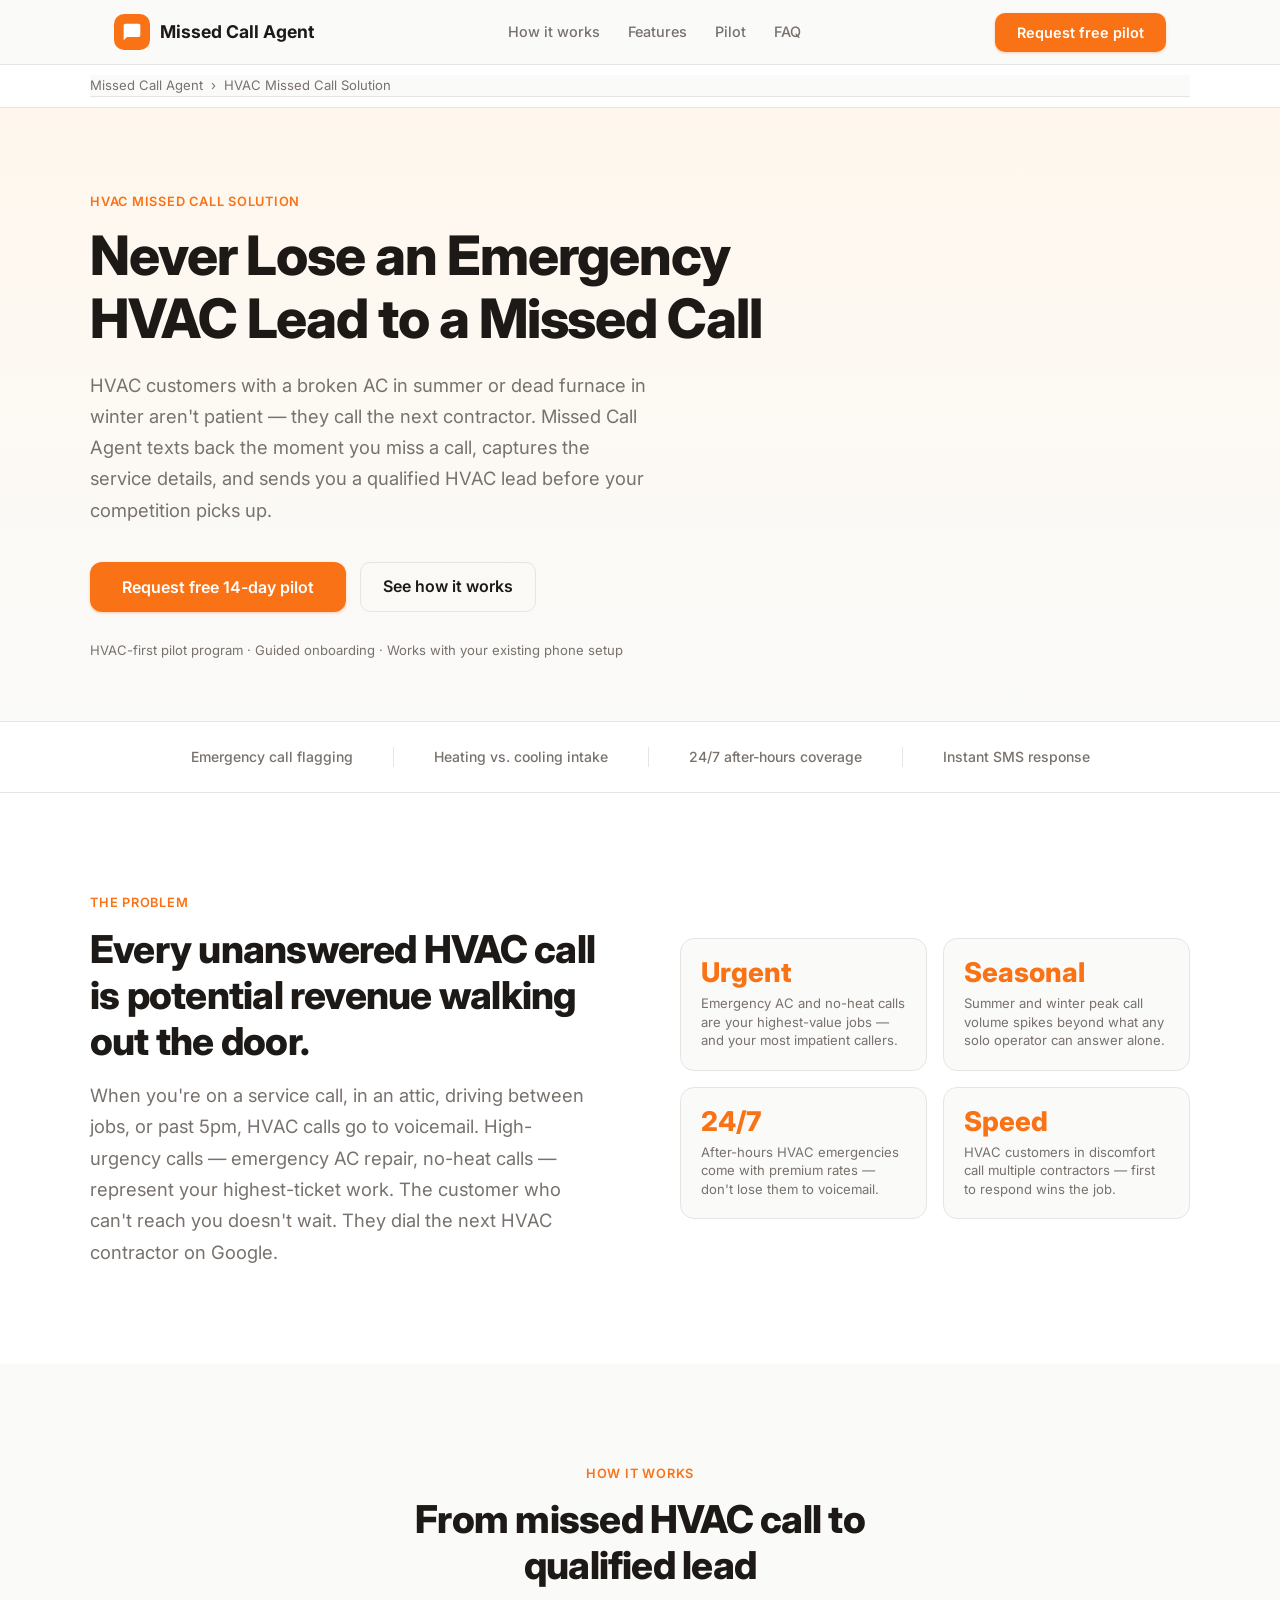
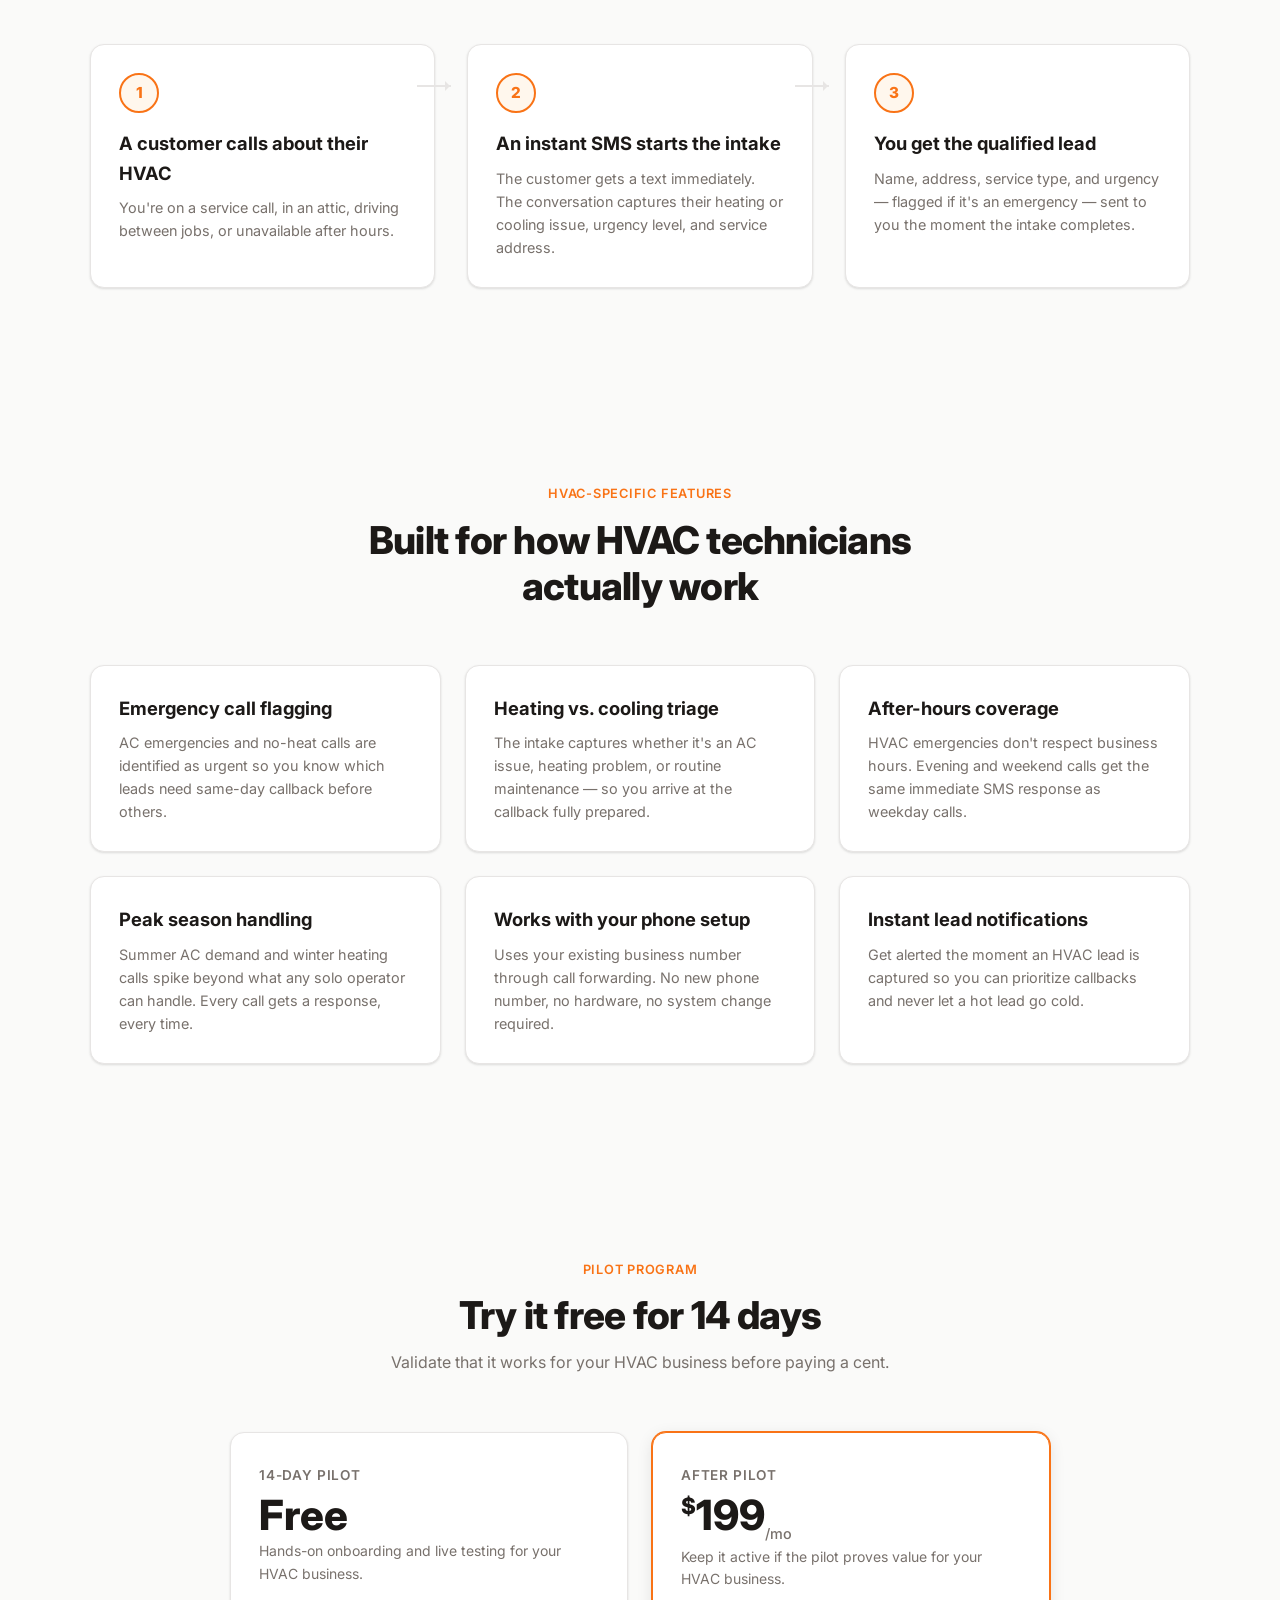
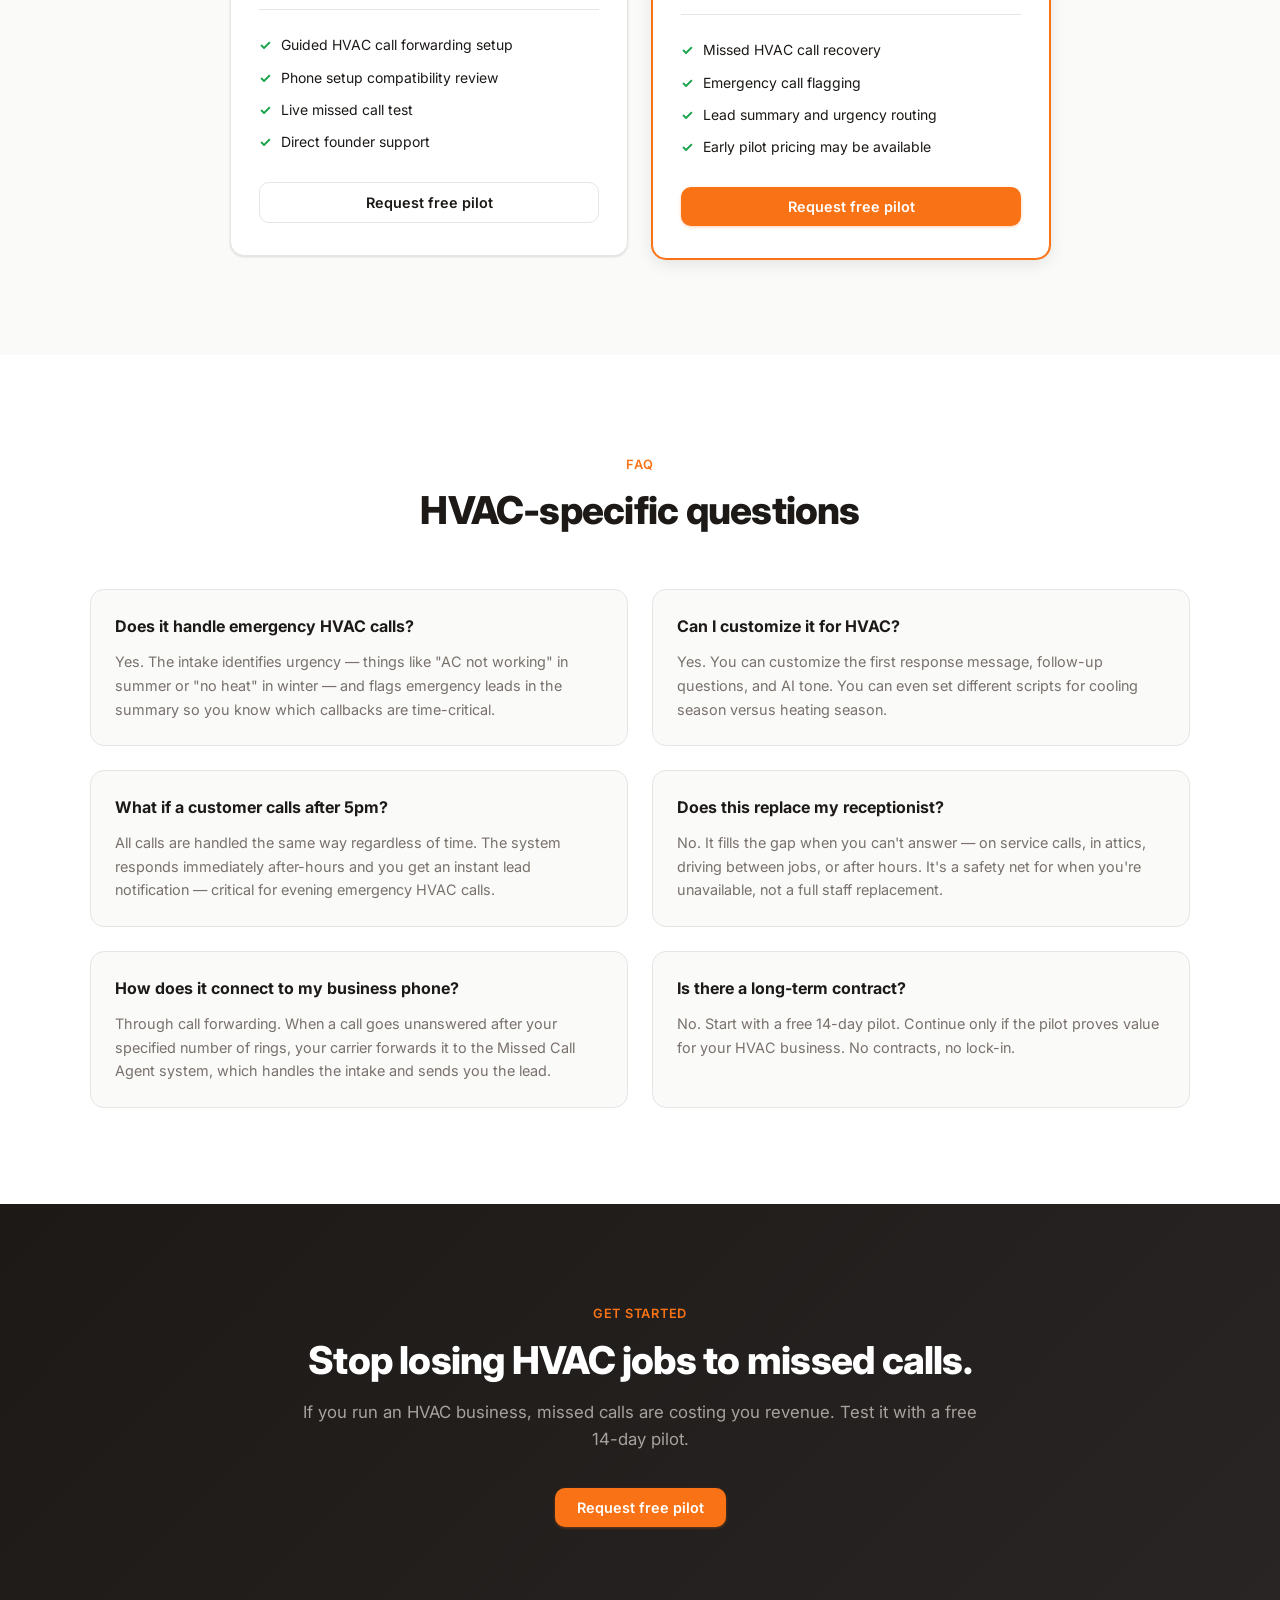
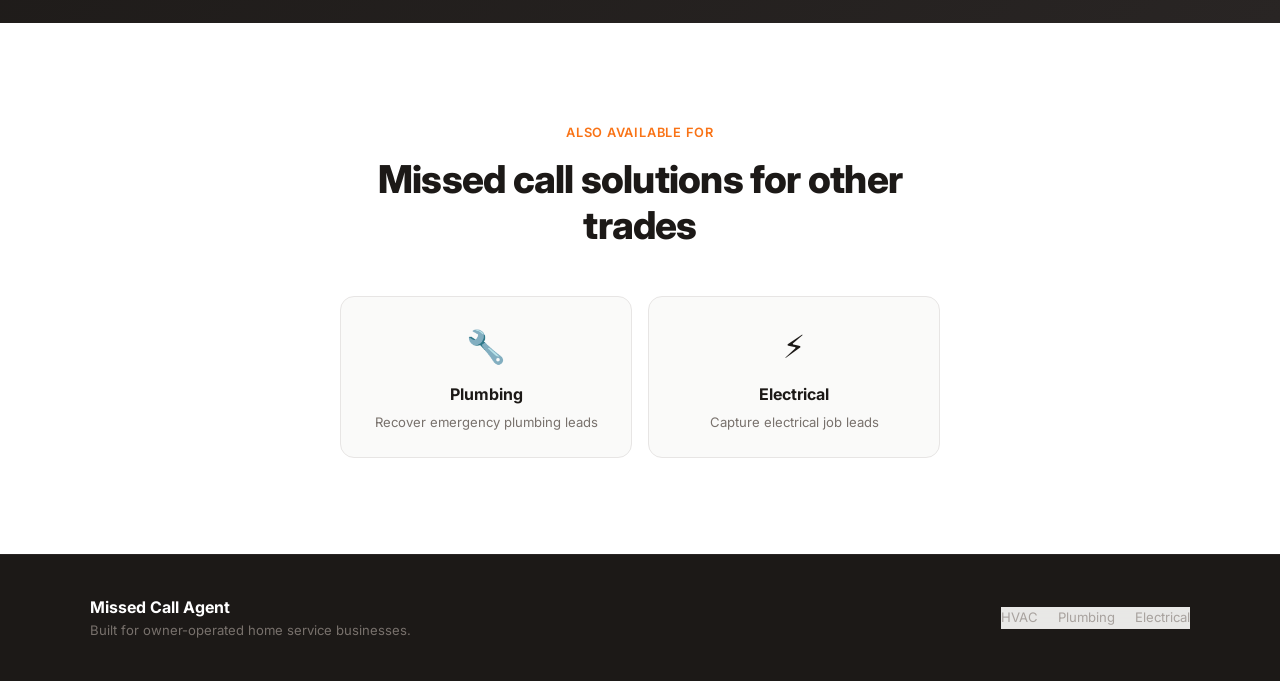
<file: hvac-missed-call-solution/index.html>
<!doctype html>
<html lang="en">
<head>
  <meta charset="UTF-8">
  <meta name="viewport" content="width=device-width, initial-scale=1.0">
  <title>HVAC Missed Call Solution — Recover Every HVAC Lead | Missed Call Agent</title>
  <meta name="description" content="Stop losing HVAC customers to missed calls. Missed Call Agent instantly texts back HVAC missed calls 24/7, capturing emergency AC and heating leads when you're on the job.">
  <link rel="canonical" href="https://missedcallagent.com/hvac-missed-call-solution/">
  <meta property="og:type" content="website">
  <meta property="og:title" content="HVAC Missed Call Solution — Recover Every HVAC Lead | Missed Call Agent">
  <meta property="og:description" content="Stop losing HVAC customers to missed calls. Missed Call Agent instantly texts back HVAC missed calls 24/7, capturing emergency AC and heating leads when you're on the job.">
  <meta property="og:url" content="https://missedcallagent.com/hvac-missed-call-solution/">
  <meta property="og:image" content="https://missedcallagent.com/og-image.png">
  <meta name="twitter:card" content="summary_large_image">
  <meta name="twitter:title" content="HVAC Missed Call Solution — Recover Every HVAC Lead | Missed Call Agent">
  <meta name="twitter:description" content="Stop losing HVAC customers to missed calls. Missed Call Agent instantly texts back HVAC missed calls 24/7, capturing emergency AC and heating leads when you're on the job.">
  <meta name="twitter:image" content="https://missedcallagent.com/og-image.png">
  <link rel="icon" type="image/svg+xml" href="/favicon.svg">
  <link rel="stylesheet" href="/styles.css">
  <script type="application/ld+json">
  [
    {
      "@context": "https://schema.org",
      "@type": "Service",
      "name": "HVAC Missed Call Recovery",
      "description": "AI-powered missed call text back service for HVAC businesses. Recover lost leads with instant SMS response, emergency call flagging, and qualified lead summaries.",
      "provider": { "@type": "Organization", "name": "Missed Call Agent", "url": "https://missedcallagent.com" },
      "serviceType": "HVAC Lead Recovery",
      "areaServed": "US",
      "offers": { "@type": "Offer", "price": "199", "priceCurrency": "USD" }
    },
    {
      "@context": "https://schema.org",
      "@type": "BreadcrumbList",
      "itemListElement": [
        { "@type": "ListItem", "position": 1, "name": "Home", "item": "https://missedcallagent.com" },
        { "@type": "ListItem", "position": 2, "name": "HVAC Missed Call Solution", "item": "https://missedcallagent.com/hvac-missed-call-solution/" }
      ]
    },
    {
      "@context": "https://schema.org",
      "@type": "FAQPage",
      "mainEntity": [
        { "@type": "Question", "name": "Does it handle emergency HVAC calls?", "acceptedAnswer": { "@type": "Answer", "text": "Yes. The intake identifies urgency — things like 'AC not working' in summer or 'no heat' in winter — and flags emergency leads in the summary so you know which callbacks are time-critical." } },
        { "@type": "Question", "name": "Can I customize it for HVAC?", "acceptedAnswer": { "@type": "Answer", "text": "Yes. You can customize the first response message, follow-up questions, and AI tone. You can even set different scripts for cooling season versus heating season." } },
        { "@type": "Question", "name": "What if a customer calls after 5pm?", "acceptedAnswer": { "@type": "Answer", "text": "All calls are handled the same way regardless of time. The system responds immediately after-hours and you get an instant lead notification — critical for evening emergency HVAC calls." } },
        { "@type": "Question", "name": "Does this replace my receptionist?", "acceptedAnswer": { "@type": "Answer", "text": "No. It fills the gap when you can't answer — on service calls, in attics, driving between jobs, or after hours. It's a safety net for when you're unavailable, not a full staff replacement." } },
        { "@type": "Question", "name": "How does it connect to my business phone?", "acceptedAnswer": { "@type": "Answer", "text": "Through call forwarding. When a call goes unanswered after your specified number of rings, your carrier forwards it to the Missed Call Agent system, which handles the intake and sends you the lead." } },
        { "@type": "Question", "name": "Is there a long-term contract?", "acceptedAnswer": { "@type": "Answer", "text": "No. Start with a free 14-day pilot. Continue only if the pilot proves value for your HVAC business. No contracts, no lock-in." } }
      ]
    }
  ]
  </script>
</head>
<body>

<nav>
  <div class="nav-inner">
    <a href="/" class="logo">
      <div class="logo-icon">
        <svg viewBox="0 0 24 24"><path d="M20 2H4c-1.1 0-2 .9-2 2v18l4-4h14c1.1 0 2-.9 2-2V4c0-1.1-.9-2-2-2z"/></svg>
      </div>
      Missed Call Agent
    </a>
    <ul class="nav-links">
      <li><a href="/#how-it-works">How it works</a></li>
      <li><a href="/#features">Features</a></li>
      <li><a href="/#pilot">Pilot</a></li>
      <li><a href="/#faq">FAQ</a></li>
    </ul>
    <button class="btn btn-primary" data-open-modal>Request free pilot</button>
  </div>
</nav>

<!-- Breadcrumb -->
<div class="breadcrumb-bar">
  <div class="container">
    <nav class="breadcrumb" aria-label="Breadcrumb">
      <a href="/">Missed Call Agent</a>
      <span aria-hidden="true">›</span>
      <span>HVAC Missed Call Solution</span>
    </nav>
  </div>
</div>

<!-- Hero -->
<section class="hero hero-vert">
  <div class="container">
    <div class="hero-vert-content">
      <span class="section-label">HVAC missed call solution</span>
      <h1>Never Lose an Emergency HVAC Lead to a Missed Call</h1>
      <p class="lead">HVAC customers with a broken AC in summer or dead furnace in winter aren't patient — they call the next contractor. Missed Call Agent texts back the moment you miss a call, captures the service details, and sends you a qualified HVAC lead before your competition picks up.</p>
      <div class="hero-cta">
        <button class="btn btn-primary btn-lg" data-open-modal>Request free 14-day pilot</button>
        <a href="#how-it-works" class="btn btn-outline btn-lg">See how it works</a>
      </div>
      <p class="hero-trust">HVAC-first pilot program · Guided onboarding · Works with your existing phone setup</p>
    </div>
  </div>
</section>

<!-- Proof bar -->
<div class="proof-bar">
  <div class="container">
    <div class="proof-item">Emergency call flagging</div>
    <div class="proof-divider"></div>
    <div class="proof-item">Heating vs. cooling intake</div>
    <div class="proof-divider"></div>
    <div class="proof-item">24/7 after-hours coverage</div>
    <div class="proof-divider"></div>
    <div class="proof-item">Instant SMS response</div>
  </div>
</div>

<!-- Problem -->
<section class="problem">
  <div class="container">
    <div>
      <span class="section-label">The problem</span>
      <h2>Every unanswered HVAC call is potential revenue walking out the door.</h2>
      <p class="lead" style="margin-top:16px">When you're on a service call, in an attic, driving between jobs, or past 5pm, HVAC calls go to voicemail. High-urgency calls — emergency AC repair, no-heat calls — represent your highest-ticket work. The customer who can't reach you doesn't wait. They dial the next HVAC contractor on Google.</p>
    </div>
    <div class="stat-grid">
      <div class="stat-card"><div class="stat-num">Urgent</div><div class="stat-desc">Emergency AC and no-heat calls are your highest-value jobs — and your most impatient callers.</div></div>
      <div class="stat-card"><div class="stat-num">Seasonal</div><div class="stat-desc">Summer and winter peak call volume spikes beyond what any solo operator can answer alone.</div></div>
      <div class="stat-card"><div class="stat-num">24/7</div><div class="stat-desc">After-hours HVAC emergencies come with premium rates — don't lose them to voicemail.</div></div>
      <div class="stat-card"><div class="stat-num">Speed</div><div class="stat-desc">HVAC customers in discomfort call multiple contractors — first to respond wins the job.</div></div>
    </div>
  </div>
</section>

<!-- How it works -->
<section id="how-it-works">
  <div class="container">
    <div style="text-align:center;max-width:580px;margin:0 auto">
      <span class="section-label">How it works</span>
      <h2>From missed HVAC call to qualified lead</h2>
    </div>
    <div class="steps">
      <div class="step">
        <div class="step-connector"></div>
        <div class="step-num">1</div>
        <h3>A customer calls about their HVAC</h3>
        <p>You're on a service call, in an attic, driving between jobs, or unavailable after hours.</p>
      </div>
      <div class="step">
        <div class="step-connector"></div>
        <div class="step-num">2</div>
        <h3>An instant SMS starts the intake</h3>
        <p>The customer gets a text immediately. The conversation captures their heating or cooling issue, urgency level, and service address.</p>
      </div>
      <div class="step">
        <div class="step-num">3</div>
        <h3>You get the qualified lead</h3>
        <p>Name, address, service type, and urgency — flagged if it's an emergency — sent to you the moment the intake completes.</p>
      </div>
    </div>
  </div>
</section>

<!-- Features -->
<section id="features" class="features-bg">
  <div class="container">
    <div style="text-align:center;max-width:560px;margin:0 auto">
      <span class="section-label">HVAC-specific features</span>
      <h2>Built for how HVAC technicians actually work</h2>
    </div>
    <div class="features-grid">
      <div class="feature-card"><h3>Emergency call flagging</h3><p>AC emergencies and no-heat calls are identified as urgent so you know which leads need same-day callback before others.</p></div>
      <div class="feature-card"><h3>Heating vs. cooling triage</h3><p>The intake captures whether it's an AC issue, heating problem, or routine maintenance — so you arrive at the callback fully prepared.</p></div>
      <div class="feature-card"><h3>After-hours coverage</h3><p>HVAC emergencies don't respect business hours. Evening and weekend calls get the same immediate SMS response as weekday calls.</p></div>
      <div class="feature-card"><h3>Peak season handling</h3><p>Summer AC demand and winter heating calls spike beyond what any solo operator can handle. Every call gets a response, every time.</p></div>
      <div class="feature-card"><h3>Works with your phone setup</h3><p>Uses your existing business number through call forwarding. No new phone number, no hardware, no system change required.</p></div>
      <div class="feature-card"><h3>Instant lead notifications</h3><p>Get alerted the moment an HVAC lead is captured so you can prioritize callbacks and never let a hot lead go cold.</p></div>
    </div>
  </div>
</section>

<!-- Pilot -->
<section id="pilot" class="pricing">
  <div class="container">
    <div style="text-align:center;max-width:560px;margin:0 auto">
      <span class="section-label">Pilot program</span>
      <h2>Try it free for 14 days</h2>
      <p style="color:var(--muted);margin-top:12px">Validate that it works for your HVAC business before paying a cent.</p>
    </div>
    <div class="pricing-grid">
      <div class="pricing-card">
        <div class="plan-name">14-Day Pilot</div>
        <div class="plan-price">Free</div>
        <div class="plan-desc">Hands-on onboarding and live testing for your HVAC business.</div>
        <ul class="plan-features">
          <li>Guided HVAC call forwarding setup</li>
          <li>Phone setup compatibility review</li>
          <li>Live missed call test</li>
          <li>Direct founder support</li>
        </ul>
        <button class="btn btn-outline btn-full" data-open-modal>Request free pilot</button>
      </div>
      <div class="pricing-card featured">
        <div class="plan-name">After Pilot</div>
        <div class="plan-price"><sup>$</sup>199<sub>/mo</sub></div>
        <div class="plan-desc">Keep it active if the pilot proves value for your HVAC business.</div>
        <ul class="plan-features">
          <li>Missed HVAC call recovery</li>
          <li>Emergency call flagging</li>
          <li>Lead summary and urgency routing</li>
          <li>Early pilot pricing may be available</li>
        </ul>
        <button class="btn btn-primary btn-full" data-open-modal>Request free pilot</button>
      </div>
    </div>
  </div>
</section>

<!-- FAQ -->
<section id="faq" class="faq">
  <div class="container">
    <div style="text-align:center;max-width:560px;margin:0 auto">
      <span class="section-label">FAQ</span>
      <h2>HVAC-specific questions</h2>
    </div>
    <div class="faq-grid">
      <div class="faq-item"><h3>Does it handle emergency HVAC calls?</h3><p>Yes. The intake identifies urgency — things like "AC not working" in summer or "no heat" in winter — and flags emergency leads in the summary so you know which callbacks are time-critical.</p></div>
      <div class="faq-item"><h3>Can I customize it for HVAC?</h3><p>Yes. You can customize the first response message, follow-up questions, and AI tone. You can even set different scripts for cooling season versus heating season.</p></div>
      <div class="faq-item"><h3>What if a customer calls after 5pm?</h3><p>All calls are handled the same way regardless of time. The system responds immediately after-hours and you get an instant lead notification — critical for evening emergency HVAC calls.</p></div>
      <div class="faq-item"><h3>Does this replace my receptionist?</h3><p>No. It fills the gap when you can't answer — on service calls, in attics, driving between jobs, or after hours. It's a safety net for when you're unavailable, not a full staff replacement.</p></div>
      <div class="faq-item"><h3>How does it connect to my business phone?</h3><p>Through call forwarding. When a call goes unanswered after your specified number of rings, your carrier forwards it to the Missed Call Agent system, which handles the intake and sends you the lead.</p></div>
      <div class="faq-item"><h3>Is there a long-term contract?</h3><p>No. Start with a free 14-day pilot. Continue only if the pilot proves value for your HVAC business. No contracts, no lock-in.</p></div>
    </div>
  </div>
</section>

<!-- CTA Final -->
<section class="cta-final">
  <div class="container">
    <span class="section-label" style="color:#f97316">Get started</span>
    <h2>Stop losing HVAC jobs to missed calls.</h2>
    <p>If you run an HVAC business, missed calls are costing you revenue. Test it with a free 14-day pilot.</p>
    <button class="btn btn-primary" data-open-modal>Request free pilot</button>
  </div>
</section>

<!-- Other solutions -->
<section class="other-solutions">
  <div class="container">
    <div style="text-align:center;max-width:560px;margin:0 auto">
      <span class="section-label">Also available for</span>
      <h2>Missed call solutions for other trades</h2>
    </div>
    <div class="other-solutions-grid">
      <a href="/plumbing-missed-call-solution/" class="audience-card solution-link-card">
        <div class="audience-emoji">🔧</div>
        <h3>Plumbing</h3>
        <p>Recover emergency plumbing leads</p>
      </a>
      <a href="/electrical-missed-call-solution/" class="audience-card solution-link-card">
        <div class="audience-emoji">⚡</div>
        <h3>Electrical</h3>
        <p>Capture electrical job leads</p>
      </a>
    </div>
  </div>
</section>

<footer>
  <div class="footer-inner">
    <div>
      <div class="footer-logo">Missed Call Agent</div>
      <p>Built for owner-operated home service businesses.</p>
    </div>
    <nav class="footer-nav" aria-label="Industry solutions">
      <a href="/hvac-missed-call-solution/">HVAC</a>
      <a href="/plumbing-missed-call-solution/">Plumbing</a>
      <a href="/electrical-missed-call-solution/">Electrical</a>
    </nav>
  </div>
</footer>

<!-- Modal -->
<div id="modal-overlay" class="modal-overlay" role="dialog" aria-modal="true" aria-labelledby="modal-title">
  <div class="modal-box">
    <button id="modal-close" class="modal-close" aria-label="Close">&times;</button>
    <div id="modal-success" class="modal-success" style="display:none">
      <div class="modal-success-icon">✓</div>
      <h3>Request received!</h3>
      <p>Thanks for reaching out! We'll be in touch shortly.</p>
    </div>
    <div id="modal-form-wrapper">
      <div class="modal-header">
        <span class="section-label">Request access</span>
        <h2 id="modal-title">Start your free 14-day pilot</h2>
        <p>Share a few details and we'll follow up about setup fit, phone forwarding, and whether the pilot is a good fit for your business.</p>
      </div>
      <form id="pilot-form" class="modal-form" novalidate>
        <div class="modal-form-row">
          <div class="form-field">
            <label for="m-name">Your name <span style="color:var(--accent)">*</span></label>
            <input id="m-name" name="name" autocomplete="name" required placeholder="Jane Smith">
          </div>
          <div class="form-field">
            <label for="m-business">Business name <span style="color:var(--accent)">*</span></label>
            <input id="m-business" name="business_name" autocomplete="organization" required placeholder="Rapid Air HVAC">
          </div>
        </div>
        <div class="modal-form-row">
          <div class="form-field">
            <label for="m-phone">Phone <span style="color:var(--accent)">*</span></label>
            <input id="m-phone" name="phone" type="tel" autocomplete="tel" required placeholder="(555) 000-0000">
          </div>
          <div class="form-field">
            <label for="m-email">Email</label>
            <input id="m-email" name="email" type="email" autocomplete="email" placeholder="jane@example.com">
          </div>
        </div>
        <div class="modal-form-row">
          <div class="form-field">
            <label for="m-trade">Business type <span style="color:var(--accent)">*</span></label>
            <select id="m-trade" name="trade" required>
              <option value="">Select one</option>
              <option>HVAC</option>
              <option>Plumbing</option>
              <option>Electrical</option>
              <option>Garage Door</option>
              <option>Locksmith</option>
              <option>Appliance Repair</option>
              <option>Pest Control</option>
              <option>Painting</option>
              <option>Other</option>
            </select>
          </div>
          <div class="form-field">
            <label for="m-city">City / service area</label>
            <input id="m-city" name="city" autocomplete="address-level2" placeholder="Austin, TX">
          </div>
        </div>
        <div class="form-field">
          <label for="m-message">What should I know? <span style="font-weight:400;color:var(--muted)">(optional)</span></label>
          <textarea id="m-message" name="message" placeholder="Current phone setup, call volume, biggest pain point, or anything else useful."></textarea>
        </div>
        <div class="hp-field" aria-hidden="true">
          <label for="hp-website">Website</label>
          <input id="hp-website" name="website" tabindex="-1" autocomplete="off">
        </div>
        <span id="form-error" class="form-error" style="display:none"></span>
        <button id="form-submit" class="btn btn-primary btn-full" type="submit" style="padding:14px">Send pilot request</button>
        <p class="form-note">No payment needed &middot; No long-term contract</p>
      </form>
    </div>
  </div>
</div>

<script src="/script.js"></script>
</body>
</html>
</file>
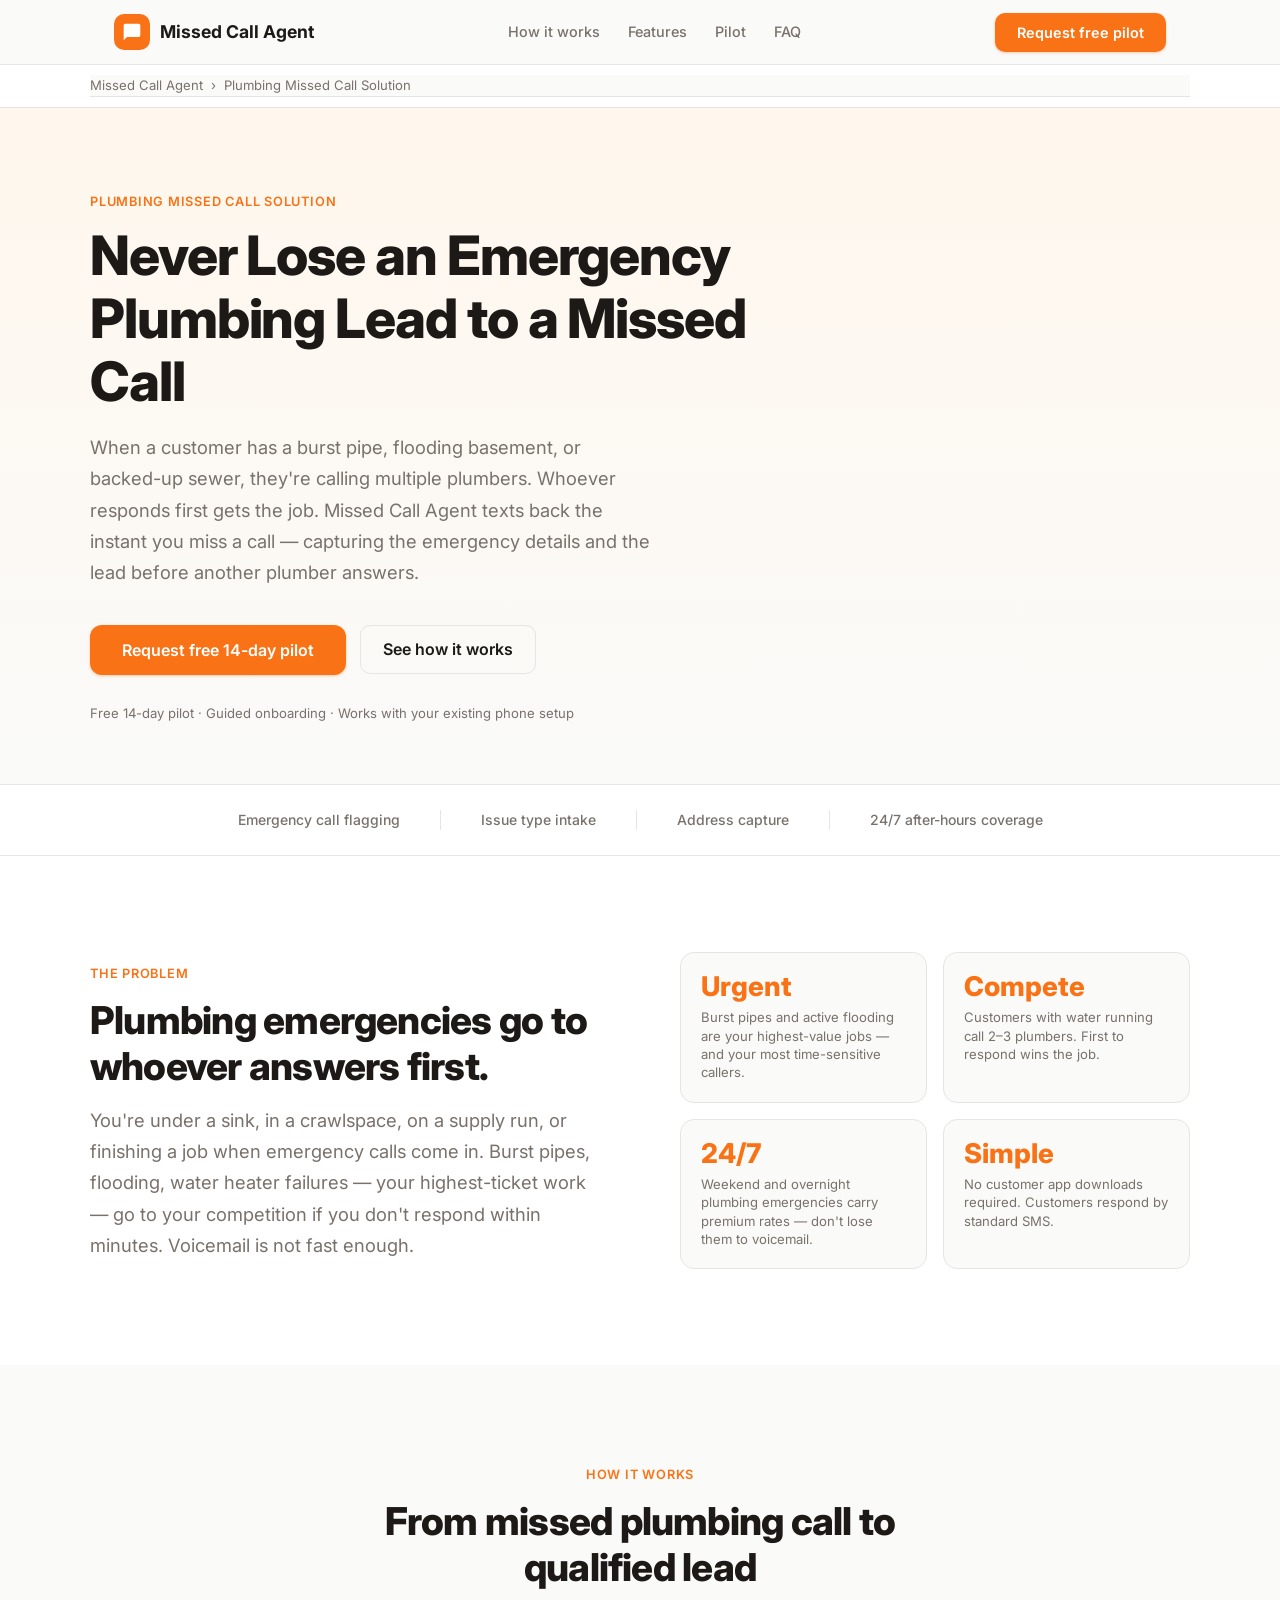
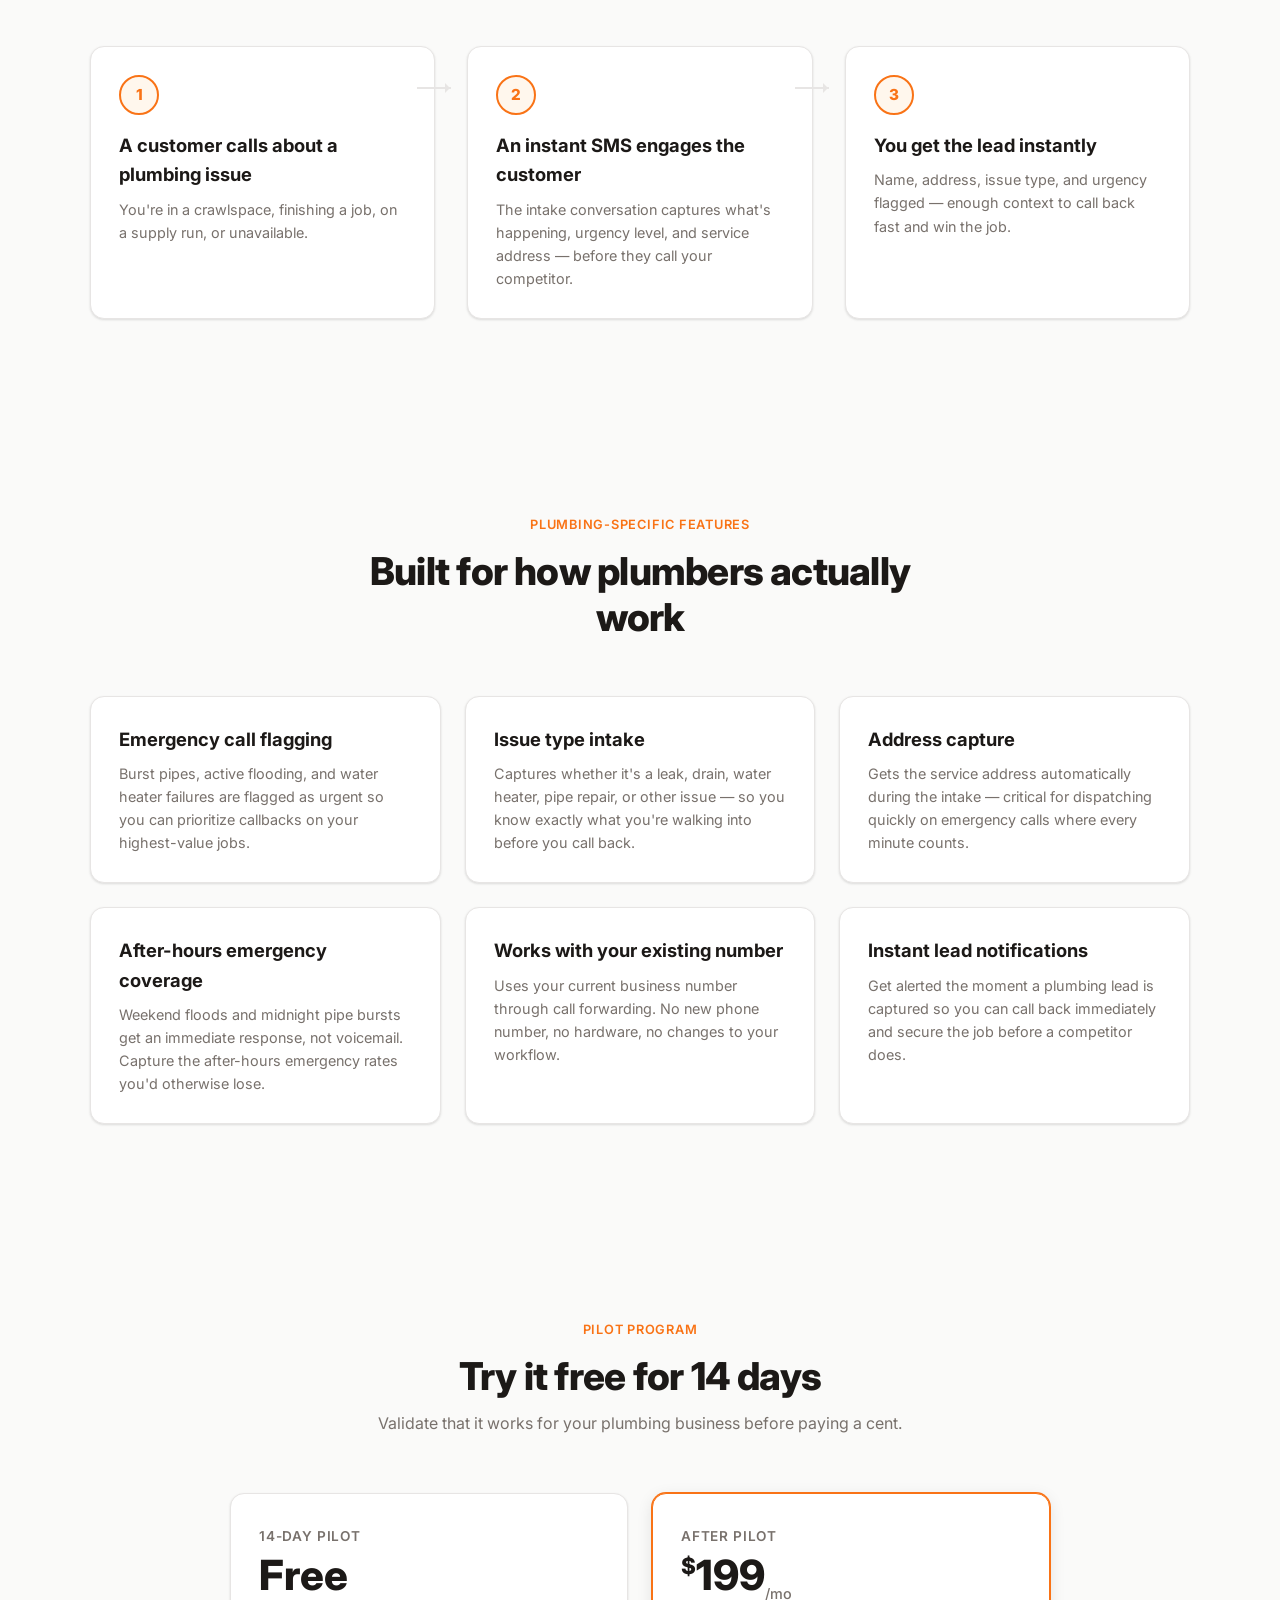
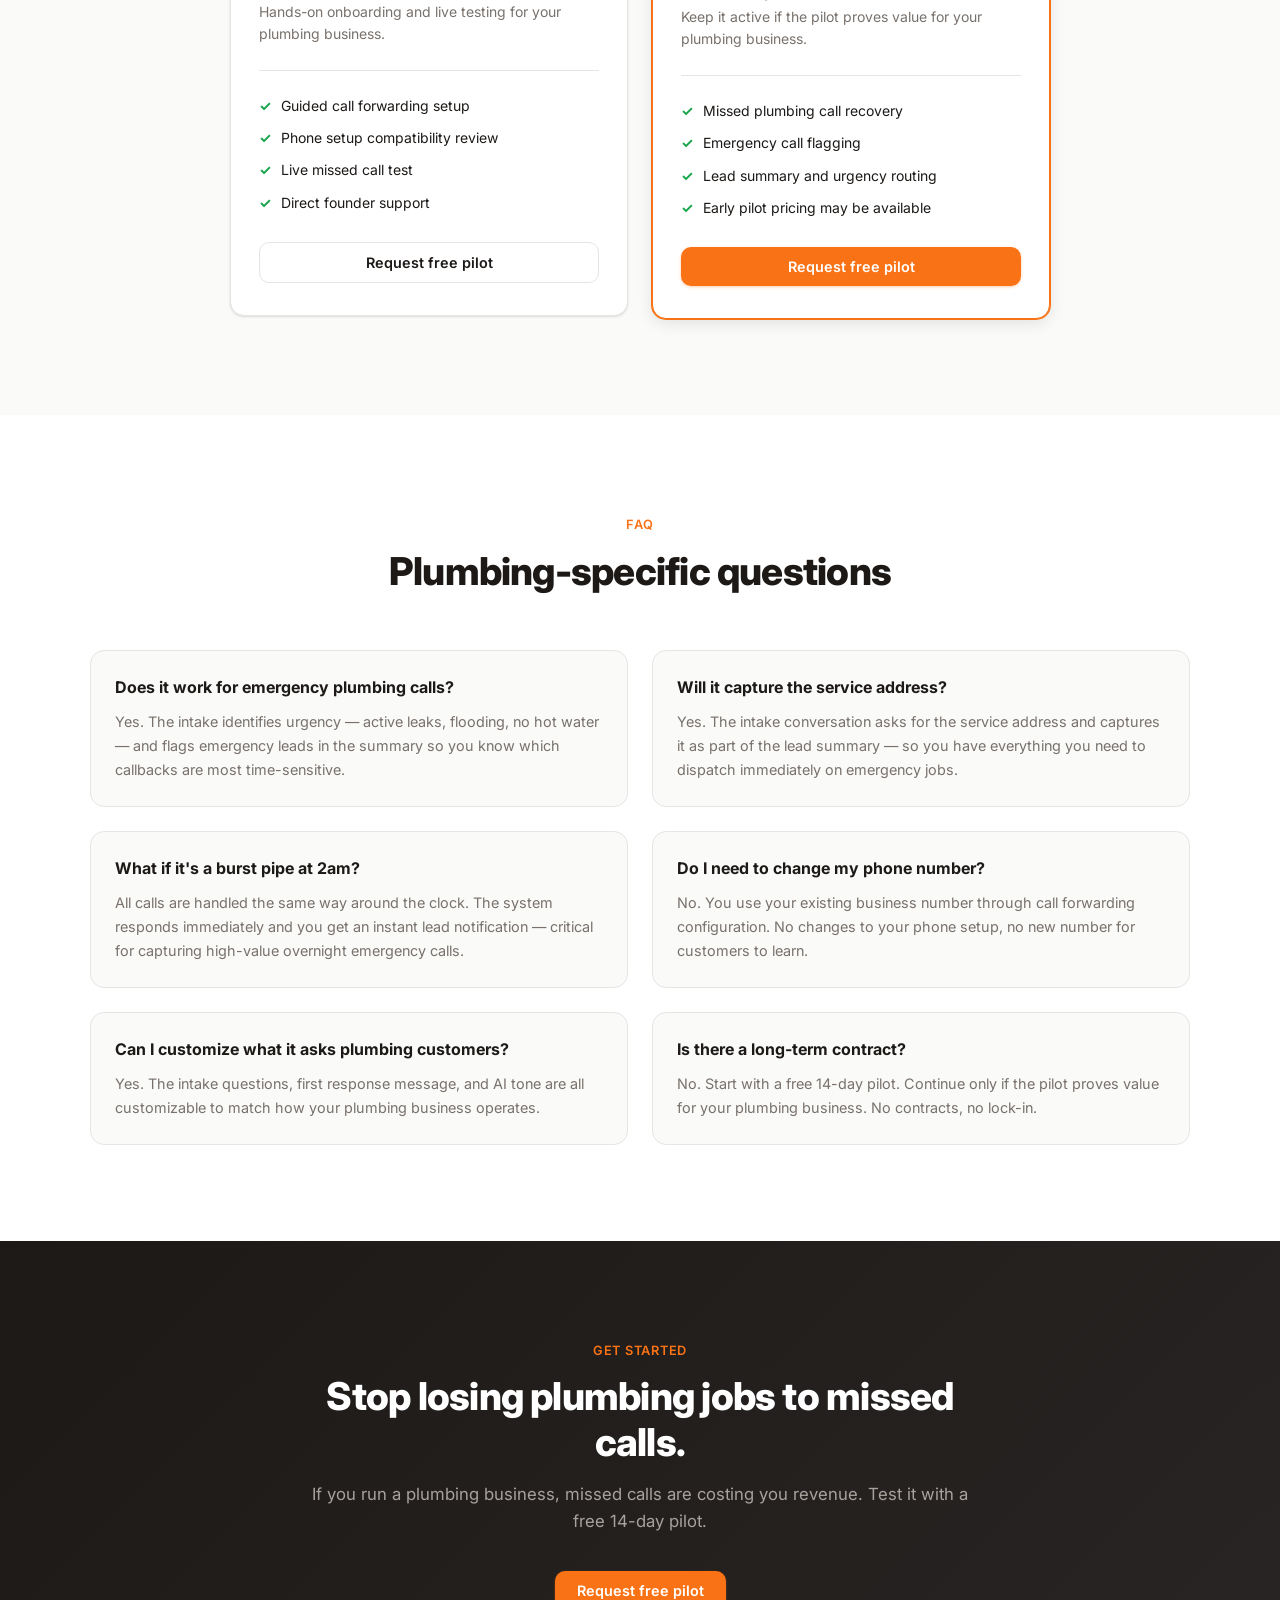
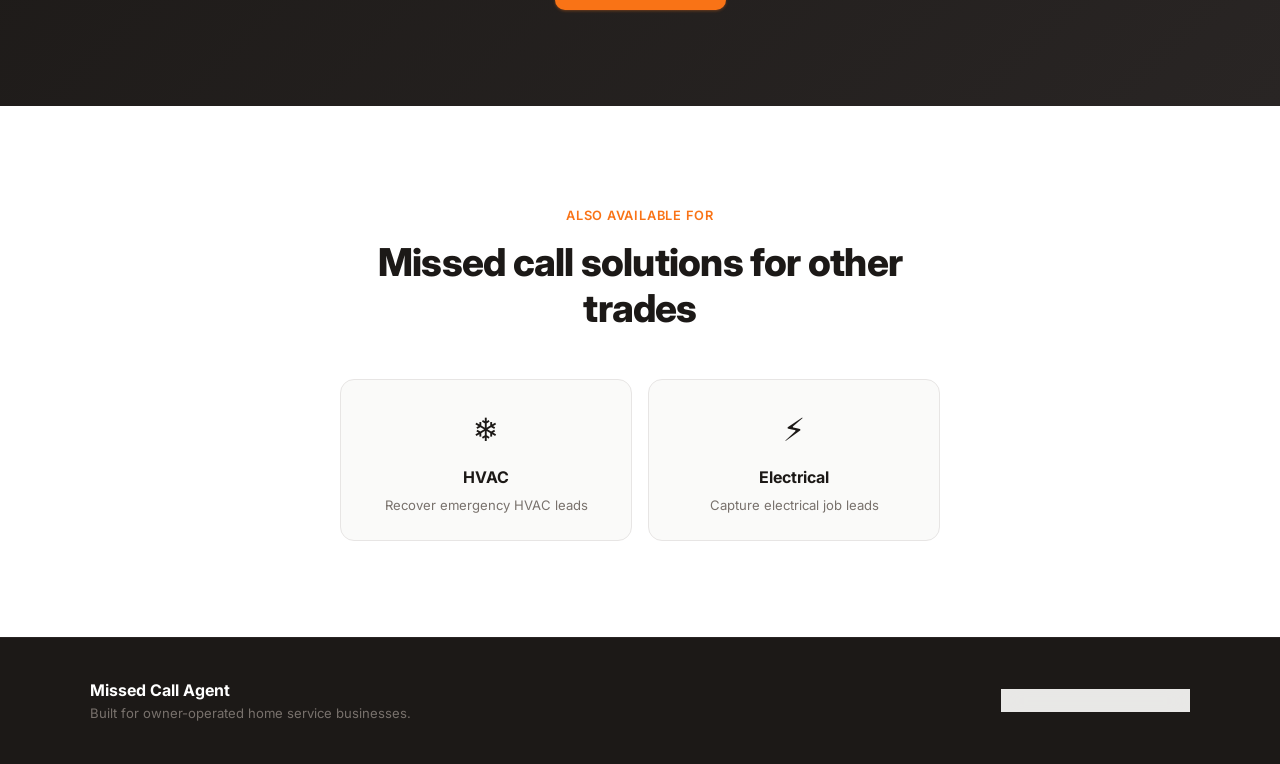
<file: plumbing-missed-call-solution/index.html>
<!doctype html>
<html lang="en">
<head>
  <meta charset="UTF-8">
  <meta name="viewport" content="width=device-width, initial-scale=1.0">
  <title>Plumbing Missed Call Solution — Capture Every Plumbing Lead | Missed Call Agent</title>
  <meta name="description" content="Stop losing plumbing customers when you're on a job or under a sink. Missed Call Agent texts back missed calls instantly, capturing emergency plumbing leads 24/7.">
  <link rel="canonical" href="https://missedcallagent.com/plumbing-missed-call-solution/">
  <meta property="og:type" content="website">
  <meta property="og:title" content="Plumbing Missed Call Solution — Capture Every Plumbing Lead | Missed Call Agent">
  <meta property="og:description" content="Stop losing plumbing customers when you're on a job or under a sink. Missed Call Agent texts back missed calls instantly, capturing emergency plumbing leads 24/7.">
  <meta property="og:url" content="https://missedcallagent.com/plumbing-missed-call-solution/">
  <meta property="og:image" content="https://missedcallagent.com/og-image.png">
  <meta name="twitter:card" content="summary_large_image">
  <meta name="twitter:title" content="Plumbing Missed Call Solution — Capture Every Plumbing Lead | Missed Call Agent">
  <meta name="twitter:description" content="Stop losing plumbing customers when you're on a job or under a sink. Missed Call Agent texts back missed calls instantly, capturing emergency plumbing leads 24/7.">
  <meta name="twitter:image" content="https://missedcallagent.com/og-image.png">
  <link rel="icon" type="image/svg+xml" href="/favicon.svg">
  <link rel="stylesheet" href="/styles.css">
  <script type="application/ld+json">
  [
    {
      "@context": "https://schema.org",
      "@type": "Service",
      "name": "Plumbing Missed Call Recovery",
      "description": "AI-powered missed call text back service for plumbing businesses. Recover lost leads with instant SMS response, emergency call flagging, and qualified lead summaries.",
      "provider": { "@type": "Organization", "name": "Missed Call Agent", "url": "https://missedcallagent.com" },
      "serviceType": "Plumbing Lead Recovery",
      "areaServed": "US",
      "offers": { "@type": "Offer", "price": "199", "priceCurrency": "USD" }
    },
    {
      "@context": "https://schema.org",
      "@type": "BreadcrumbList",
      "itemListElement": [
        { "@type": "ListItem", "position": 1, "name": "Home", "item": "https://missedcallagent.com" },
        { "@type": "ListItem", "position": 2, "name": "Plumbing Missed Call Solution", "item": "https://missedcallagent.com/plumbing-missed-call-solution/" }
      ]
    },
    {
      "@context": "https://schema.org",
      "@type": "FAQPage",
      "mainEntity": [
        { "@type": "Question", "name": "Does it work for emergency plumbing calls?", "acceptedAnswer": { "@type": "Answer", "text": "Yes. The intake identifies urgency — active leaks, flooding, no hot water — and flags emergency leads in the summary so you know which callbacks are most time-sensitive." } },
        { "@type": "Question", "name": "Will it capture the service address?", "acceptedAnswer": { "@type": "Answer", "text": "Yes. The intake conversation asks for the service address and captures it as part of the lead summary — so you have everything you need to dispatch immediately on emergency jobs." } },
        { "@type": "Question", "name": "What if it's a burst pipe at 2am?", "acceptedAnswer": { "@type": "Answer", "text": "All calls are handled the same way around the clock. The system responds immediately and you get an instant lead notification — critical for capturing high-value overnight emergency calls." } },
        { "@type": "Question", "name": "Do I need to change my phone number?", "acceptedAnswer": { "@type": "Answer", "text": "No. You use your existing business number through call forwarding configuration. No changes to your phone setup, no new number for customers to learn." } },
        { "@type": "Question", "name": "Can I customize what it asks plumbing customers?", "acceptedAnswer": { "@type": "Answer", "text": "Yes. The intake questions, first response message, and AI tone are all customizable to match how your plumbing business operates." } },
        { "@type": "Question", "name": "Is there a long-term contract?", "acceptedAnswer": { "@type": "Answer", "text": "No. Start with a free 14-day pilot. Continue only if the pilot proves value for your plumbing business. No contracts, no lock-in." } }
      ]
    }
  ]
  </script>
</head>
<body>

<nav>
  <div class="nav-inner">
    <a href="/" class="logo">
      <div class="logo-icon">
        <svg viewBox="0 0 24 24"><path d="M20 2H4c-1.1 0-2 .9-2 2v18l4-4h14c1.1 0 2-.9 2-2V4c0-1.1-.9-2-2-2z"/></svg>
      </div>
      Missed Call Agent
    </a>
    <ul class="nav-links">
      <li><a href="/#how-it-works">How it works</a></li>
      <li><a href="/#features">Features</a></li>
      <li><a href="/#pilot">Pilot</a></li>
      <li><a href="/#faq">FAQ</a></li>
    </ul>
    <button class="btn btn-primary" data-open-modal>Request free pilot</button>
  </div>
</nav>

<!-- Breadcrumb -->
<div class="breadcrumb-bar">
  <div class="container">
    <nav class="breadcrumb" aria-label="Breadcrumb">
      <a href="/">Missed Call Agent</a>
      <span aria-hidden="true">›</span>
      <span>Plumbing Missed Call Solution</span>
    </nav>
  </div>
</div>

<!-- Hero -->
<section class="hero hero-vert">
  <div class="container">
    <div class="hero-vert-content">
      <span class="section-label">Plumbing missed call solution</span>
      <h1>Never Lose an Emergency Plumbing Lead to a Missed Call</h1>
      <p class="lead">When a customer has a burst pipe, flooding basement, or backed-up sewer, they're calling multiple plumbers. Whoever responds first gets the job. Missed Call Agent texts back the instant you miss a call — capturing the emergency details and the lead before another plumber answers.</p>
      <div class="hero-cta">
        <button class="btn btn-primary btn-lg" data-open-modal>Request free 14-day pilot</button>
        <a href="#how-it-works" class="btn btn-outline btn-lg">See how it works</a>
      </div>
      <p class="hero-trust">Free 14-day pilot · Guided onboarding · Works with your existing phone setup</p>
    </div>
  </div>
</section>

<!-- Proof bar -->
<div class="proof-bar">
  <div class="container">
    <div class="proof-item">Emergency call flagging</div>
    <div class="proof-divider"></div>
    <div class="proof-item">Issue type intake</div>
    <div class="proof-divider"></div>
    <div class="proof-item">Address capture</div>
    <div class="proof-divider"></div>
    <div class="proof-item">24/7 after-hours coverage</div>
  </div>
</div>

<!-- Problem -->
<section class="problem">
  <div class="container">
    <div>
      <span class="section-label">The problem</span>
      <h2>Plumbing emergencies go to whoever answers first.</h2>
      <p class="lead" style="margin-top:16px">You're under a sink, in a crawlspace, on a supply run, or finishing a job when emergency calls come in. Burst pipes, flooding, water heater failures — your highest-ticket work — go to your competition if you don't respond within minutes. Voicemail is not fast enough.</p>
    </div>
    <div class="stat-grid">
      <div class="stat-card"><div class="stat-num">Urgent</div><div class="stat-desc">Burst pipes and active flooding are your highest-value jobs — and your most time-sensitive callers.</div></div>
      <div class="stat-card"><div class="stat-num">Compete</div><div class="stat-desc">Customers with water running call 2–3 plumbers. First to respond wins the job.</div></div>
      <div class="stat-card"><div class="stat-num">24/7</div><div class="stat-desc">Weekend and overnight plumbing emergencies carry premium rates — don't lose them to voicemail.</div></div>
      <div class="stat-card"><div class="stat-num">Simple</div><div class="stat-desc">No customer app downloads required. Customers respond by standard SMS.</div></div>
    </div>
  </div>
</section>

<!-- How it works -->
<section id="how-it-works">
  <div class="container">
    <div style="text-align:center;max-width:580px;margin:0 auto">
      <span class="section-label">How it works</span>
      <h2>From missed plumbing call to qualified lead</h2>
    </div>
    <div class="steps">
      <div class="step">
        <div class="step-connector"></div>
        <div class="step-num">1</div>
        <h3>A customer calls about a plumbing issue</h3>
        <p>You're in a crawlspace, finishing a job, on a supply run, or unavailable.</p>
      </div>
      <div class="step">
        <div class="step-connector"></div>
        <div class="step-num">2</div>
        <h3>An instant SMS engages the customer</h3>
        <p>The intake conversation captures what's happening, urgency level, and service address — before they call your competitor.</p>
      </div>
      <div class="step">
        <div class="step-num">3</div>
        <h3>You get the lead instantly</h3>
        <p>Name, address, issue type, and urgency flagged — enough context to call back fast and win the job.</p>
      </div>
    </div>
  </div>
</section>

<!-- Features -->
<section id="features" class="features-bg">
  <div class="container">
    <div style="text-align:center;max-width:560px;margin:0 auto">
      <span class="section-label">Plumbing-specific features</span>
      <h2>Built for how plumbers actually work</h2>
    </div>
    <div class="features-grid">
      <div class="feature-card"><h3>Emergency call flagging</h3><p>Burst pipes, active flooding, and water heater failures are flagged as urgent so you can prioritize callbacks on your highest-value jobs.</p></div>
      <div class="feature-card"><h3>Issue type intake</h3><p>Captures whether it's a leak, drain, water heater, pipe repair, or other issue — so you know exactly what you're walking into before you call back.</p></div>
      <div class="feature-card"><h3>Address capture</h3><p>Gets the service address automatically during the intake — critical for dispatching quickly on emergency calls where every minute counts.</p></div>
      <div class="feature-card"><h3>After-hours emergency coverage</h3><p>Weekend floods and midnight pipe bursts get an immediate response, not voicemail. Capture the after-hours emergency rates you'd otherwise lose.</p></div>
      <div class="feature-card"><h3>Works with your existing number</h3><p>Uses your current business number through call forwarding. No new phone number, no hardware, no changes to your workflow.</p></div>
      <div class="feature-card"><h3>Instant lead notifications</h3><p>Get alerted the moment a plumbing lead is captured so you can call back immediately and secure the job before a competitor does.</p></div>
    </div>
  </div>
</section>

<!-- Pilot -->
<section id="pilot" class="pricing">
  <div class="container">
    <div style="text-align:center;max-width:560px;margin:0 auto">
      <span class="section-label">Pilot program</span>
      <h2>Try it free for 14 days</h2>
      <p style="color:var(--muted);margin-top:12px">Validate that it works for your plumbing business before paying a cent.</p>
    </div>
    <div class="pricing-grid">
      <div class="pricing-card">
        <div class="plan-name">14-Day Pilot</div>
        <div class="plan-price">Free</div>
        <div class="plan-desc">Hands-on onboarding and live testing for your plumbing business.</div>
        <ul class="plan-features">
          <li>Guided call forwarding setup</li>
          <li>Phone setup compatibility review</li>
          <li>Live missed call test</li>
          <li>Direct founder support</li>
        </ul>
        <button class="btn btn-outline btn-full" data-open-modal>Request free pilot</button>
      </div>
      <div class="pricing-card featured">
        <div class="plan-name">After Pilot</div>
        <div class="plan-price"><sup>$</sup>199<sub>/mo</sub></div>
        <div class="plan-desc">Keep it active if the pilot proves value for your plumbing business.</div>
        <ul class="plan-features">
          <li>Missed plumbing call recovery</li>
          <li>Emergency call flagging</li>
          <li>Lead summary and urgency routing</li>
          <li>Early pilot pricing may be available</li>
        </ul>
        <button class="btn btn-primary btn-full" data-open-modal>Request free pilot</button>
      </div>
    </div>
  </div>
</section>

<!-- FAQ -->
<section id="faq" class="faq">
  <div class="container">
    <div style="text-align:center;max-width:560px;margin:0 auto">
      <span class="section-label">FAQ</span>
      <h2>Plumbing-specific questions</h2>
    </div>
    <div class="faq-grid">
      <div class="faq-item"><h3>Does it work for emergency plumbing calls?</h3><p>Yes. The intake identifies urgency — active leaks, flooding, no hot water — and flags emergency leads in the summary so you know which callbacks are most time-sensitive.</p></div>
      <div class="faq-item"><h3>Will it capture the service address?</h3><p>Yes. The intake conversation asks for the service address and captures it as part of the lead summary — so you have everything you need to dispatch immediately on emergency jobs.</p></div>
      <div class="faq-item"><h3>What if it's a burst pipe at 2am?</h3><p>All calls are handled the same way around the clock. The system responds immediately and you get an instant lead notification — critical for capturing high-value overnight emergency calls.</p></div>
      <div class="faq-item"><h3>Do I need to change my phone number?</h3><p>No. You use your existing business number through call forwarding configuration. No changes to your phone setup, no new number for customers to learn.</p></div>
      <div class="faq-item"><h3>Can I customize what it asks plumbing customers?</h3><p>Yes. The intake questions, first response message, and AI tone are all customizable to match how your plumbing business operates.</p></div>
      <div class="faq-item"><h3>Is there a long-term contract?</h3><p>No. Start with a free 14-day pilot. Continue only if the pilot proves value for your plumbing business. No contracts, no lock-in.</p></div>
    </div>
  </div>
</section>

<!-- CTA Final -->
<section class="cta-final">
  <div class="container">
    <span class="section-label" style="color:#f97316">Get started</span>
    <h2>Stop losing plumbing jobs to missed calls.</h2>
    <p>If you run a plumbing business, missed calls are costing you revenue. Test it with a free 14-day pilot.</p>
    <button class="btn btn-primary" data-open-modal>Request free pilot</button>
  </div>
</section>

<!-- Other solutions -->
<section class="other-solutions">
  <div class="container">
    <div style="text-align:center;max-width:560px;margin:0 auto">
      <span class="section-label">Also available for</span>
      <h2>Missed call solutions for other trades</h2>
    </div>
    <div class="other-solutions-grid">
      <a href="/hvac-missed-call-solution/" class="audience-card solution-link-card">
        <div class="audience-emoji">❄️</div>
        <h3>HVAC</h3>
        <p>Recover emergency HVAC leads</p>
      </a>
      <a href="/electrical-missed-call-solution/" class="audience-card solution-link-card">
        <div class="audience-emoji">⚡</div>
        <h3>Electrical</h3>
        <p>Capture electrical job leads</p>
      </a>
    </div>
  </div>
</section>

<footer>
  <div class="footer-inner">
    <div>
      <div class="footer-logo">Missed Call Agent</div>
      <p>Built for owner-operated home service businesses.</p>
    </div>
    <nav class="footer-nav" aria-label="Industry solutions">
      <a href="/hvac-missed-call-solution/">HVAC</a>
      <a href="/plumbing-missed-call-solution/">Plumbing</a>
      <a href="/electrical-missed-call-solution/">Electrical</a>
    </nav>
  </div>
</footer>

<!-- Modal -->
<div id="modal-overlay" class="modal-overlay" role="dialog" aria-modal="true" aria-labelledby="modal-title">
  <div class="modal-box">
    <button id="modal-close" class="modal-close" aria-label="Close">&times;</button>
    <div id="modal-success" class="modal-success" style="display:none">
      <div class="modal-success-icon">✓</div>
      <h3>Request received!</h3>
      <p>Thanks for reaching out! We'll be in touch shortly.</p>
    </div>
    <div id="modal-form-wrapper">
      <div class="modal-header">
        <span class="section-label">Request access</span>
        <h2 id="modal-title">Start your free 14-day pilot</h2>
        <p>Share a few details and we'll follow up about setup fit, phone forwarding, and whether the pilot is a good fit for your business.</p>
      </div>
      <form id="pilot-form" class="modal-form" novalidate>
        <div class="modal-form-row">
          <div class="form-field">
            <label for="m-name">Your name <span style="color:var(--accent)">*</span></label>
            <input id="m-name" name="name" autocomplete="name" required placeholder="Jane Smith">
          </div>
          <div class="form-field">
            <label for="m-business">Business name <span style="color:var(--accent)">*</span></label>
            <input id="m-business" name="business_name" autocomplete="organization" required placeholder="Rapid Air HVAC">
          </div>
        </div>
        <div class="modal-form-row">
          <div class="form-field">
            <label for="m-phone">Phone <span style="color:var(--accent)">*</span></label>
            <input id="m-phone" name="phone" type="tel" autocomplete="tel" required placeholder="(555) 000-0000">
          </div>
          <div class="form-field">
            <label for="m-email">Email</label>
            <input id="m-email" name="email" type="email" autocomplete="email" placeholder="jane@example.com">
          </div>
        </div>
        <div class="modal-form-row">
          <div class="form-field">
            <label for="m-trade">Business type <span style="color:var(--accent)">*</span></label>
            <select id="m-trade" name="trade" required>
              <option value="">Select one</option>
              <option>HVAC</option>
              <option>Plumbing</option>
              <option>Electrical</option>
              <option>Garage Door</option>
              <option>Locksmith</option>
              <option>Appliance Repair</option>
              <option>Pest Control</option>
              <option>Painting</option>
              <option>Other</option>
            </select>
          </div>
          <div class="form-field">
            <label for="m-city">City / service area</label>
            <input id="m-city" name="city" autocomplete="address-level2" placeholder="Austin, TX">
          </div>
        </div>
        <div class="form-field">
          <label for="m-message">What should I know? <span style="font-weight:400;color:var(--muted)">(optional)</span></label>
          <textarea id="m-message" name="message" placeholder="Current phone setup, call volume, biggest pain point, or anything else useful."></textarea>
        </div>
        <div class="hp-field" aria-hidden="true">
          <label for="hp-website">Website</label>
          <input id="hp-website" name="website" tabindex="-1" autocomplete="off">
        </div>
        <span id="form-error" class="form-error" style="display:none"></span>
        <button id="form-submit" class="btn btn-primary btn-full" type="submit" style="padding:14px">Send pilot request</button>
        <p class="form-note">No payment needed &middot; No long-term contract</p>
      </form>
    </div>
  </div>
</div>

<script src="/script.js"></script>
</body>
</html>
</file>
<file: styles.css>
@import url('https://fonts.googleapis.com/css2?family=Inter:wght@400;500;600;700;800&display=swap');

*, *::before, *::after { box-sizing: border-box; margin: 0; padding: 0; }
:root {
  --bg:#fafaf9; --surface:#ffffff; --border:#e7e5e4; --text:#1c1917; --muted:#78716c;
  --accent:#f97316; --accent-dk:#ea6c05; --accent-lt:#fff7ed; --green:#16a34a; --green-lt:#f0fdf4;
  --radius:14px; --shadow-sm:0 1px 3px rgba(0,0,0,.08),0 1px 2px rgba(0,0,0,.05);
  --shadow-md:0 4px 16px rgba(0,0,0,.10); --shadow-lg:0 12px 40px rgba(0,0,0,.12);
}
html { scroll-behavior: smooth; }
body { font-family:'Inter',system-ui,sans-serif; background:var(--bg); color:var(--text); line-height:1.6; -webkit-font-smoothing:antialiased; }

nav { position:sticky; top:0; z-index:100; background:rgba(250,250,249,.92); backdrop-filter:blur(12px); border-bottom:1px solid var(--border); }
.nav-inner { max-width:1100px; margin:0 auto; padding:0 24px; height:64px; display:flex; align-items:center; justify-content:space-between; }
.logo { display:flex; align-items:center; gap:10px; font-weight:700; font-size:1.1rem; color:var(--text); text-decoration:none; }
.logo-icon { width:36px; height:36px; background:var(--accent); border-radius:10px; display:flex; align-items:center; justify-content:center; }
.logo-icon svg { width:20px; height:20px; fill:white; }
.nav-links { display:flex; align-items:center; gap:28px; list-style:none; }
.nav-links a { font-size:.9rem; font-weight:500; color:var(--muted); text-decoration:none; transition:color .15s; }
.nav-links a:hover { color:var(--text); }

.btn { display:inline-flex; align-items:center; justify-content:center; gap:8px; font-family:inherit; font-weight:600; font-size:.9rem; border:none; cursor:pointer; text-decoration:none; transition:background .15s,transform .1s,box-shadow .15s; }
.btn:active { transform:scale(.98); }
.btn-primary { background:var(--accent); color:white; padding:11px 22px; border-radius:10px; box-shadow:0 1px 3px rgba(249,115,22,.35); }
.btn-primary:hover { background:var(--accent-dk); box-shadow:0 4px 12px rgba(249,115,22,.4); }
.btn-lg { padding:15px 32px; border-radius:12px; font-size:1rem; }
.btn-outline { background:transparent; color:var(--text); padding:11px 22px; border-radius:10px; border:1.5px solid var(--border); }
.btn-outline:hover { border-color:#a8a29e; background:white; }
.btn-full { width:100%; }

section { padding:96px 24px; }
.container { max-width:1100px; margin:0 auto; }
.section-label { display:inline-block; font-size:.8rem; font-weight:600; letter-spacing:.06em; text-transform:uppercase; color:var(--accent); margin-bottom:12px; }
h1 { font-size:clamp(2.2rem,5vw,3.4rem); font-weight:800; line-height:1.15; letter-spacing:-.02em; }
h2 { font-size:clamp(1.7rem,3.5vw,2.4rem); font-weight:800; line-height:1.2; letter-spacing:-.02em; }
h3 { font-size:1.15rem; font-weight:700; }
.lead { font-size:1.15rem; color:var(--muted); line-height:1.7; max-width:560px; }

.hero { padding:80px 24px 60px; background:linear-gradient(180deg,#fff7ed 0%,var(--bg) 100%); }
.hero .container { display:grid; grid-template-columns:1fr 1fr; gap:64px; align-items:center; }
.hero h1 { margin-bottom:20px; }
.hero .lead { margin-bottom:36px; }
.hero-cta { display:flex; align-items:center; gap:14px; flex-wrap:wrap; }
.hero-trust { margin-top:28px; font-size:.82rem; color:var(--muted); }

.sms-mockup { background:white; border-radius:24px; box-shadow:var(--shadow-lg); padding:24px 20px; border:1px solid var(--border); max-width:340px; margin-left:auto; }
.mockup-header { display:flex; align-items:center; gap:10px; padding-bottom:16px; border-bottom:1px solid var(--border); margin-bottom:20px; }
.mockup-avatar { width:38px; height:38px; border-radius:50%; background:var(--accent-lt); display:flex; align-items:center; justify-content:center; font-size:1.1rem; }
.mockup-name { font-weight:600; font-size:.9rem; }
.mockup-sub { font-size:.78rem; color:var(--green); font-weight:500; }
.bubbles { display:flex; flex-direction:column; gap:10px; }
.bubble { max-width:85%; padding:10px 14px; border-radius:18px; font-size:.875rem; line-height:1.5; }
.bubble-in { background:#f3f4f6; color:var(--text); align-self:flex-start; border-bottom-left-radius:4px; }
.bubble-out { background:var(--accent); color:white; align-self:flex-end; border-bottom-right-radius:4px; }
.bubble-time { font-size:.72rem; color:var(--muted); align-self:center; margin:2px 0; }
.badge-urgent { display:inline-block; margin-top:16px; font-size:.75rem; font-weight:600; background:#fef3c7; color:#92400e; padding:4px 10px; border-radius:6px; border:1px solid #fde68a; }

.proof-bar { padding:24px; background:white; border-top:1px solid var(--border); border-bottom:1px solid var(--border); }
.proof-bar .container { display:flex; align-items:center; justify-content:center; gap:40px; flex-wrap:wrap; }
.proof-item { font-size:.875rem; color:var(--muted); font-weight:500; }
.proof-divider { width:1px; height:20px; background:var(--border); }

.problem, .audience, .faq { background:white; }
.problem .container { display:grid; grid-template-columns:1fr 1fr; gap:80px; align-items:center; }
.stat-grid { display:grid; grid-template-columns:1fr 1fr; gap:16px; }
.stat-card { background:var(--bg); border:1px solid var(--border); border-radius:var(--radius); padding:20px; }
.stat-num { font-size:1.7rem; font-weight:800; color:var(--accent); line-height:1; margin-bottom:8px; }
.stat-desc { font-size:.82rem; color:var(--muted); line-height:1.4; }

.steps { display:grid; grid-template-columns:repeat(3,1fr); gap:32px; margin-top:56px; }
.step { background:white; border:1px solid var(--border); border-radius:var(--radius); padding:28px; position:relative; box-shadow:var(--shadow-sm); }
.step-num { width:40px; height:40px; border-radius:50%; background:var(--accent-lt); border:2px solid var(--accent); color:var(--accent); font-weight:800; font-size:.95rem; display:flex; align-items:center; justify-content:center; margin-bottom:16px; }
.step-connector { position:absolute; top:40px; right:-17px; width:34px; height:2px; background:var(--border); z-index:1; }
.step-connector::after { content:''; position:absolute; right:-4px; top:-4px; border:5px solid transparent; border-left-color:var(--border); }
.step h3 { margin-bottom:8px; }
.step p { font-size:.9rem; color:var(--muted); line-height:1.6; }

.features-bg, .pricing { background:var(--bg); }
.features-grid { display:grid; grid-template-columns:repeat(3,1fr); gap:24px; margin-top:56px; }
.feature-card { background:white; border:1px solid var(--border); border-radius:var(--radius); padding:28px; box-shadow:var(--shadow-sm); }
.feature-card h3 { margin-bottom:8px; }
.feature-card p { font-size:.9rem; color:var(--muted); line-height:1.6; }

.audience-grid { display:grid; grid-template-columns:repeat(4,1fr); gap:16px; margin-top:48px; }
.audience-card { background:var(--bg); border:1px solid var(--border); border-radius:var(--radius); padding:24px 20px; text-align:center; }
.audience-emoji { font-size:2rem; margin-bottom:10px; }
.audience-card h3 { font-size:1rem; margin-bottom:4px; }
.audience-card p { font-size:.82rem; color:var(--muted); }

.pricing-grid { display:grid; grid-template-columns:1fr 1fr; gap:24px; margin-top:56px; align-items:start; max-width:820px; margin-left:auto; margin-right:auto; }
.pricing-card { background:white; border:1.5px solid var(--border); border-radius:var(--radius); padding:32px 28px; box-shadow:var(--shadow-sm); }
.pricing-card.featured { border-color:var(--accent); box-shadow:0 0 0 1px var(--accent),var(--shadow-md); position:relative; }
.plan-name { font-size:.85rem; font-weight:600; color:var(--muted); text-transform:uppercase; letter-spacing:.06em; margin-bottom:8px; }
.plan-price { font-size:2.6rem; font-weight:800; line-height:1; margin-bottom:4px; }
.plan-price sup { font-size:1.4rem; vertical-align:top; }
.plan-price sub { font-size:.9rem; font-weight:500; color:var(--muted); }
.plan-desc { font-size:.875rem; color:var(--muted); margin-bottom:24px; padding-bottom:24px; border-bottom:1px solid var(--border); }
.plan-features { list-style:none; display:flex; flex-direction:column; gap:10px; margin-bottom:28px; }
.plan-features li { display:flex; align-items:flex-start; gap:10px; font-size:.875rem; }
.plan-features li::before { content:'✓'; color:var(--green); font-weight:700; flex-shrink:0; }

.faq-grid { display:grid; grid-template-columns:1fr 1fr; gap:24px; margin-top:56px; }
.faq-item { background:var(--bg); border:1px solid var(--border); border-radius:var(--radius); padding:24px; }
.faq-item h3 { margin-bottom:10px; font-size:1rem; }
.faq-item p { font-size:.9rem; color:var(--muted); line-height:1.65; }

.cta-final { background:linear-gradient(135deg,#1c1917 0%,#292524 100%); color:white; }
.cta-final .container { text-align:center; max-width:680px; }
.cta-final h2 { color:white; margin-bottom:16px; }
.cta-final p { color:#a8a29e; margin-bottom:36px; font-size:1.05rem; }

footer { background:#1c1917; color:#78716c; padding:40px 24px; border-top:1px solid #292524; }
.footer-inner { max-width:1100px; margin:0 auto; display:flex; align-items:center; justify-content:space-between; flex-wrap:wrap; gap:16px; }
.footer-logo { color:white; font-weight:700; }
footer p { font-size:.82rem; }

/* Modal */
.modal-overlay { position:fixed; inset:0; z-index:500; display:flex; align-items:center; justify-content:center; padding:20px; background:rgba(28,25,23,.55); backdrop-filter:blur(4px); opacity:0; pointer-events:none; transition:opacity .2s; }
.modal-overlay.is-open { opacity:1; pointer-events:all; }
.modal-box { background:white; border-radius:20px; box-shadow:var(--shadow-lg); width:100%; max-width:600px; max-height:90vh; overflow-y:auto; padding:36px 32px; position:relative; transform:translateY(16px) scale(.98); transition:transform .22s; }
.modal-overlay.is-open .modal-box { transform:translateY(0) scale(1); }
.modal-close { position:absolute; top:16px; right:16px; width:32px; height:32px; border-radius:50%; border:none; background:var(--bg); cursor:pointer; display:flex; align-items:center; justify-content:center; font-size:1.1rem; color:var(--muted); transition:background .15s,color .15s; }
.modal-close:hover { background:var(--border); color:var(--text); }
.modal-header { margin-bottom:24px; }
.modal-header h2 { font-size:1.5rem; margin-bottom:6px; }
.modal-header p { font-size:.9rem; color:var(--muted); }
.modal-form { display:grid; gap:14px; }
.modal-form-row { display:grid; grid-template-columns:1fr 1fr; gap:14px; }
.form-field { display:flex; flex-direction:column; gap:6px; }
.form-field label { font-size:.82rem; font-weight:600; color:var(--text); }
.form-field input, .form-field select, .form-field textarea { width:100%; border:1.5px solid var(--border); border-radius:10px; padding:12px 13px; font:inherit; color:var(--text); background:white; transition:border-color .15s,box-shadow .15s; }
.form-field textarea { min-height:100px; resize:vertical; }
.form-field input:focus, .form-field select:focus, .form-field textarea:focus { outline:none; border-color:var(--accent); box-shadow:0 0 0 3px rgba(249,115,22,.14); }
.form-note { font-size:.78rem; color:var(--muted); line-height:1.5; text-align:center; }
.form-error { display:block; background:#fef2f2; color:#b91c1c; border:1px solid #fecaca; border-radius:10px; padding:11px 13px; font-size:.88rem; font-weight:600; }
.hp-field { position:absolute; left:-10000px; width:1px; height:1px; overflow:hidden; }
.modal-success { text-align:center; padding:24px 0; }
.modal-success-icon { width:56px; height:56px; border-radius:50%; background:var(--green-lt); border:2px solid #bbf7d0; display:flex; align-items:center; justify-content:center; margin:0 auto 16px; font-size:1.6rem; }
.modal-success h3 { margin-bottom:8px; }
.modal-success p { color:var(--muted); font-size:.95rem; }

@media (max-width:900px) {
  .hero .container, .problem .container { grid-template-columns:1fr; gap:48px; }
  .sms-mockup { margin:0 auto; }
  .steps, .features-grid, .pricing-grid { grid-template-columns:1fr; }
  .audience-grid { grid-template-columns:repeat(2,1fr); }
  .faq-grid { grid-template-columns:1fr; }
  .step-connector { display:none; }
  .nav-links { display:none; }
}
@media (max-width:600px) {
  section { padding:64px 20px; }
  .audience-grid { grid-template-columns:1fr 1fr; }
  .modal-form-row { grid-template-columns:1fr; }
  .modal-box { padding:28px 20px; }
}

/* Breadcrumb */
.breadcrumb-bar { background:white; border-bottom:1px solid var(--border); padding:10px 24px; }
.breadcrumb { max-width:1100px; margin:0 auto; display:flex; align-items:center; gap:8px; font-size:.82rem; color:var(--muted); }
.breadcrumb a { color:var(--muted); text-decoration:none; transition:color .15s; }
.breadcrumb a:hover { color:var(--text); }

/* Vertical hero (sub-pages) */
.hero-vert .container { display:block; }
.hero-vert-content { max-width:760px; }

/* Industry solutions */
.industry-solutions { background:white; }
.solution-card { text-decoration:none; color:inherit; display:block; transition:box-shadow .15s,transform .1s; }
.solution-card:hover { box-shadow:var(--shadow-md); transform:translateY(-2px); }
.solution-emoji { font-size:2rem; margin-bottom:12px; }
.solution-link { display:inline-block; margin-top:12px; font-size:.875rem; color:var(--accent); font-weight:600; }

/* Other solutions (sub-page bottom) */
.other-solutions { background:white; }
.other-solutions-grid { display:grid; grid-template-columns:1fr 1fr; gap:16px; max-width:600px; margin:48px auto 0; }
.solution-link-card { text-decoration:none; color:inherit; transition:box-shadow .15s,transform .1s; }
.solution-link-card:hover { box-shadow:var(--shadow-md); transform:translateY(-2px); }
.solution-link-card p { font-size:.82rem; color:var(--muted); margin-top:4px; }

/* Footer nav */
.footer-nav { display:flex; gap:20px; flex-wrap:wrap; align-items:center; }
.footer-nav a { color:#a8a29e; text-decoration:none; font-size:.82rem; transition:color .15s; }
.footer-nav a:hover { color:white; }
</file>
